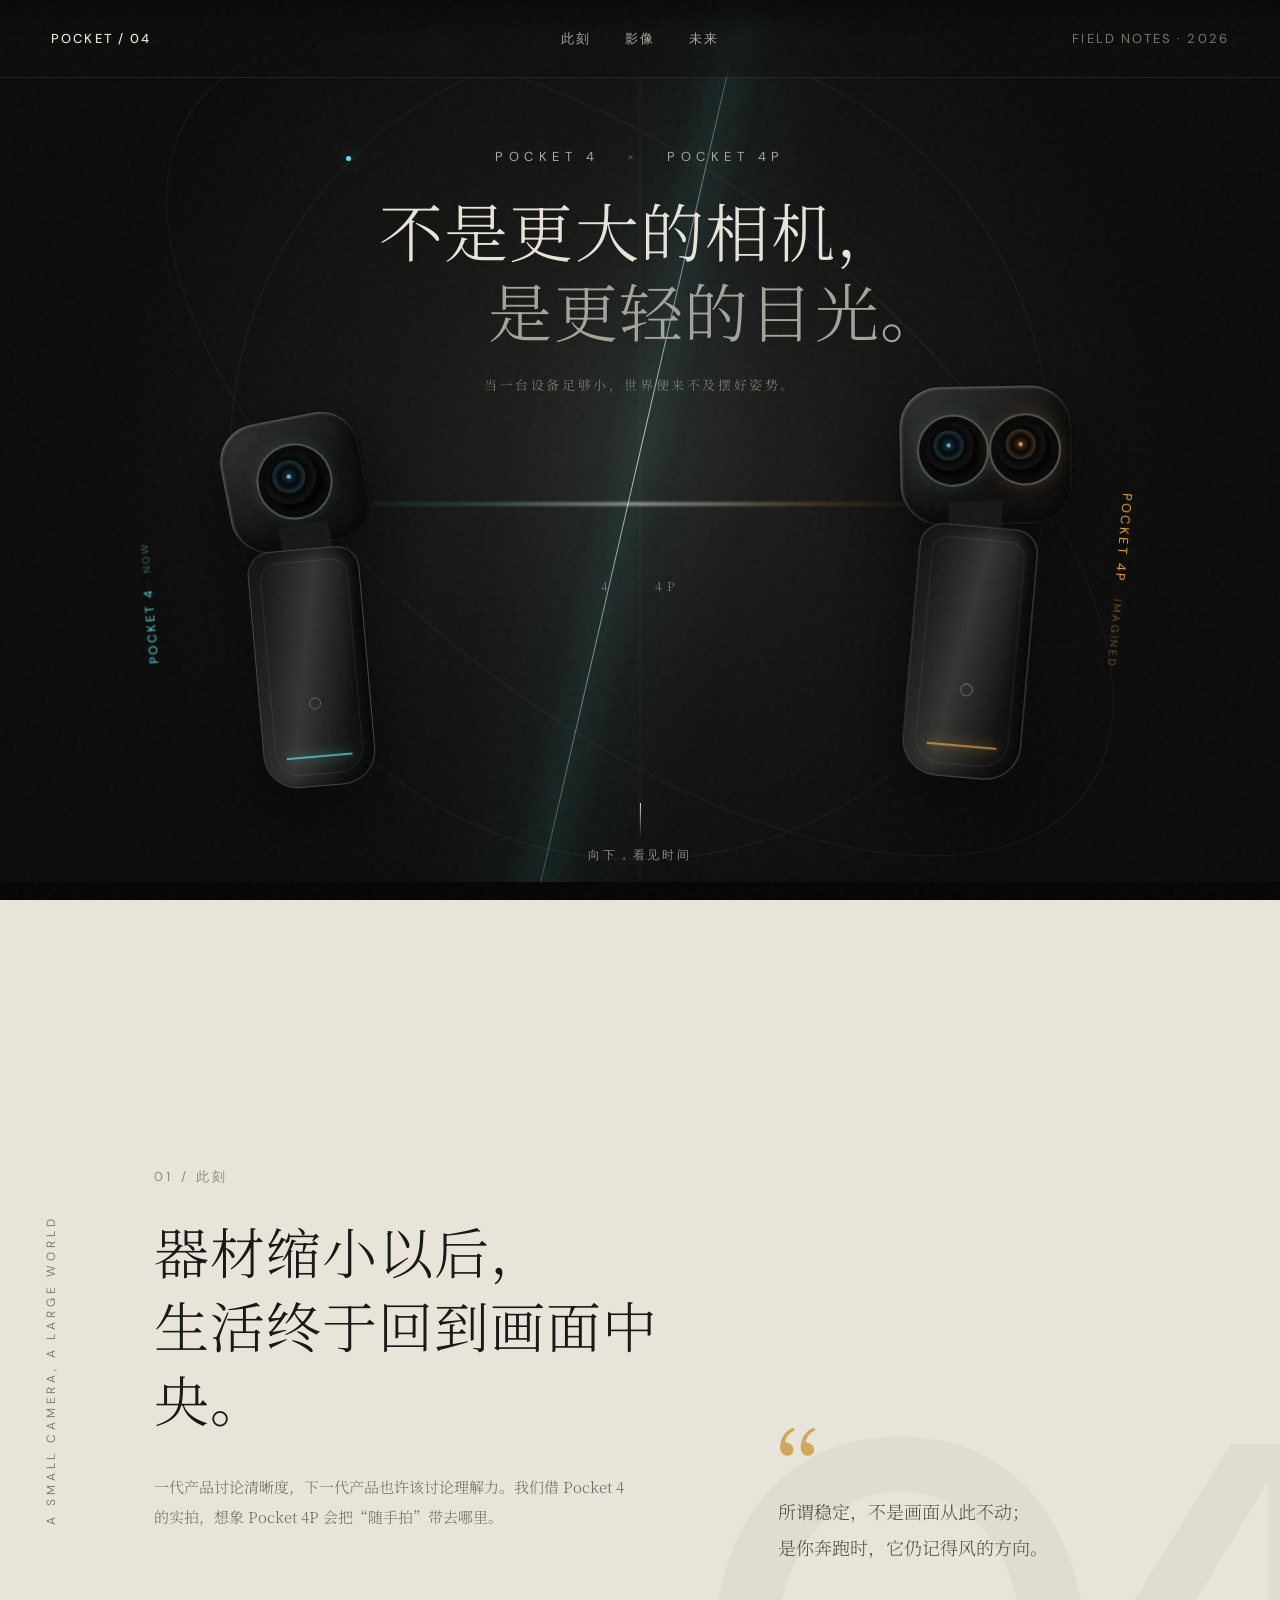
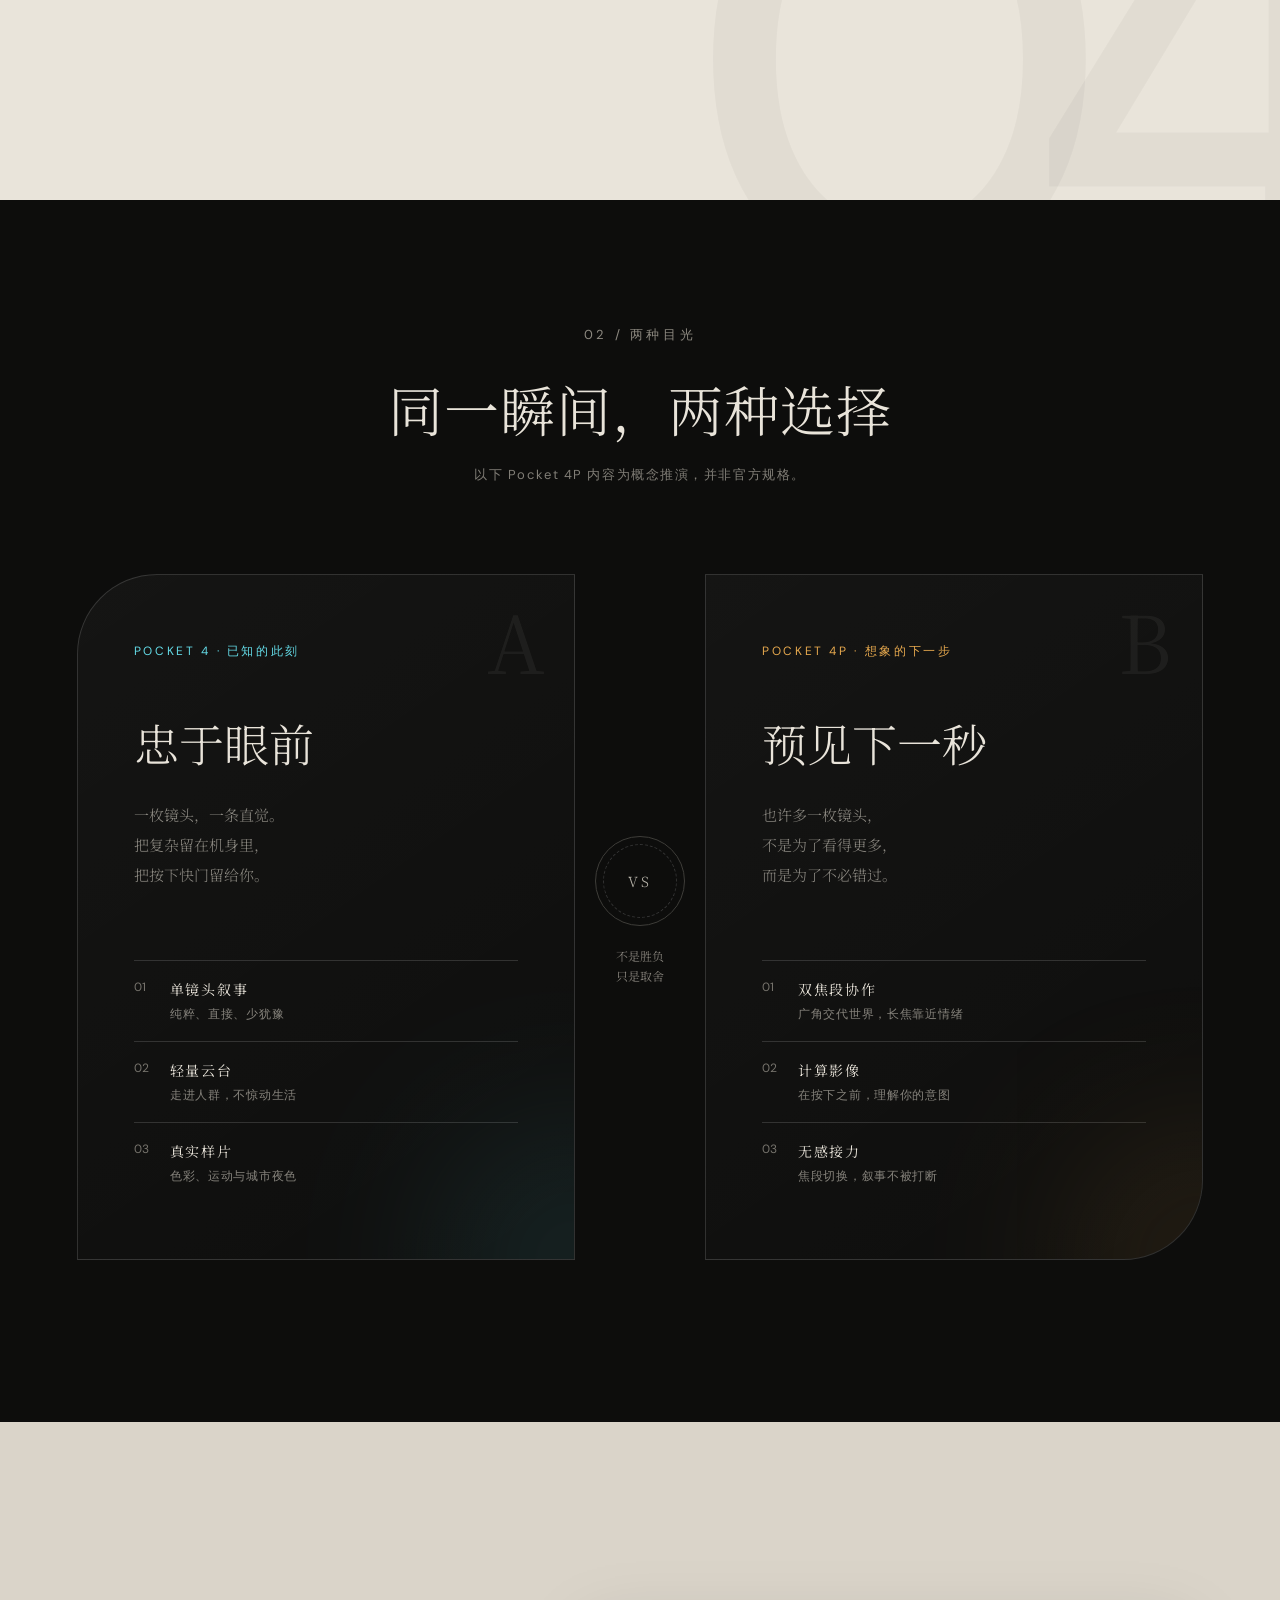
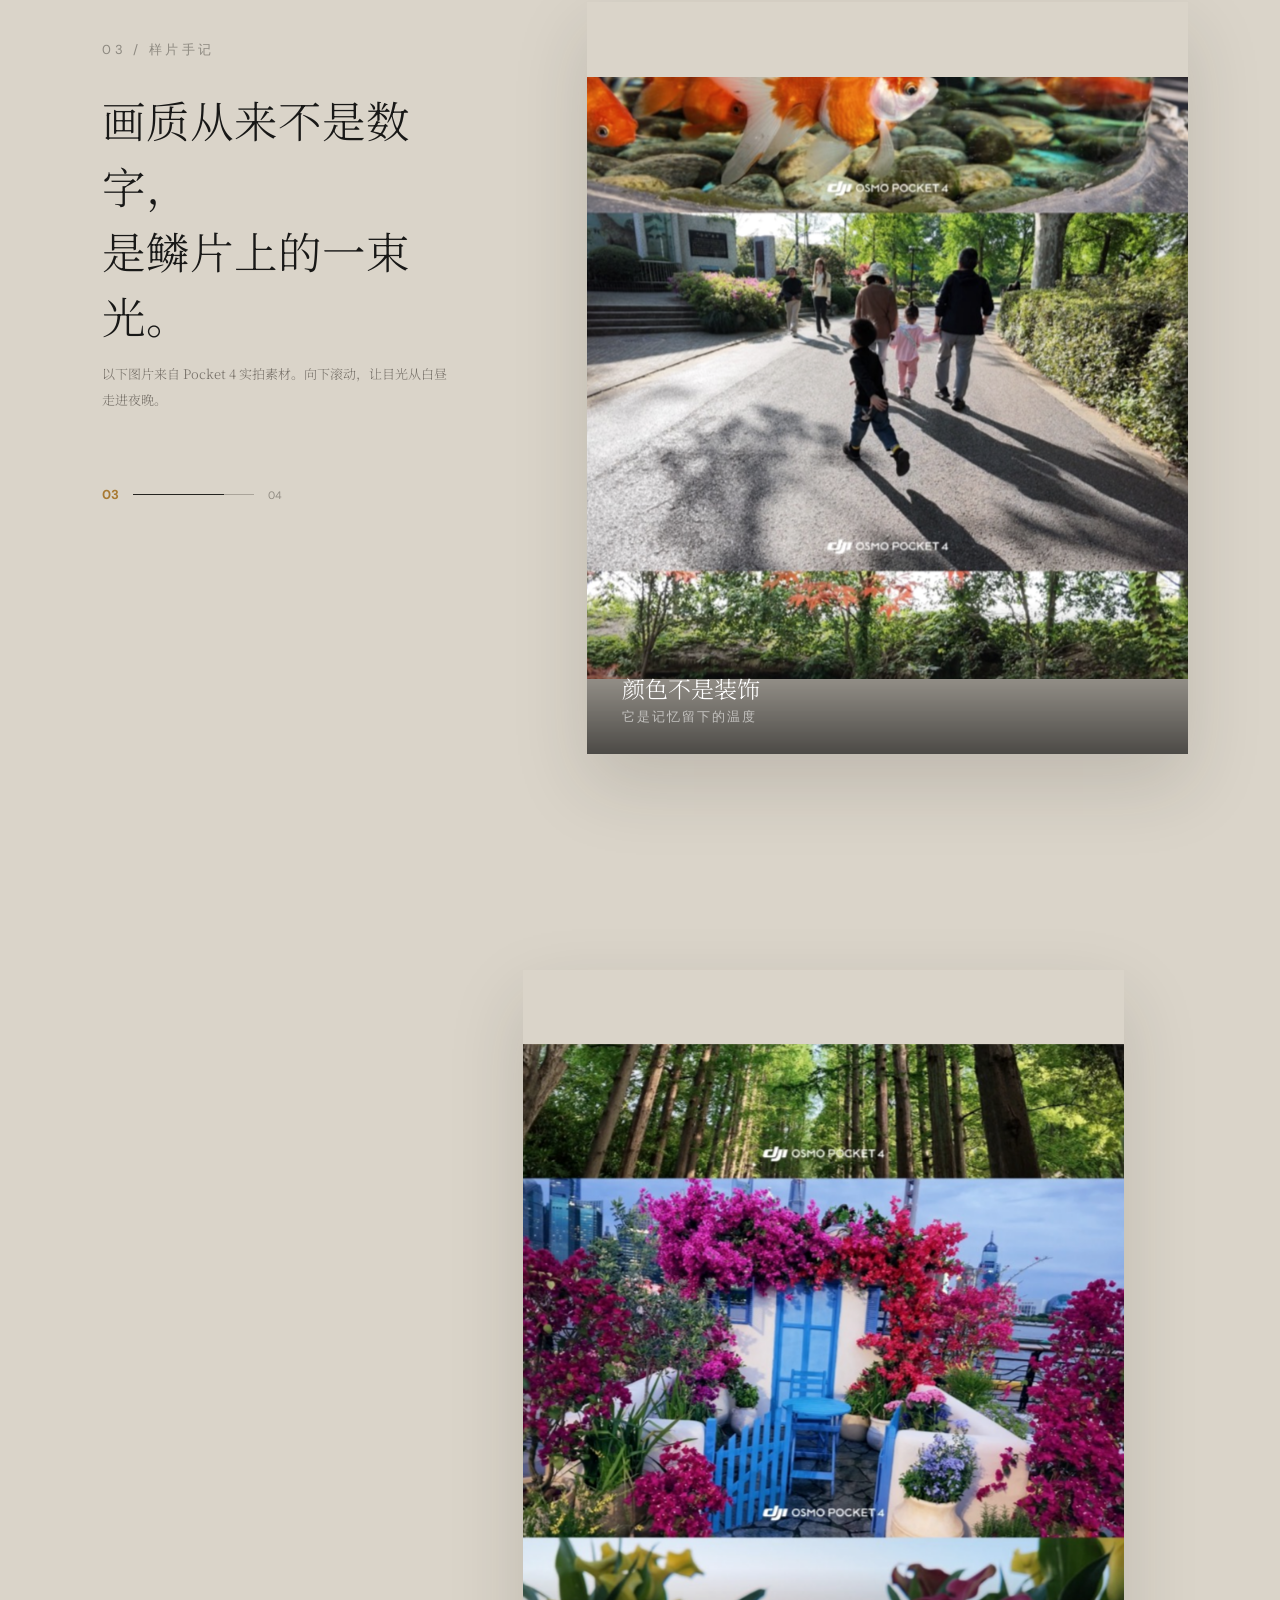
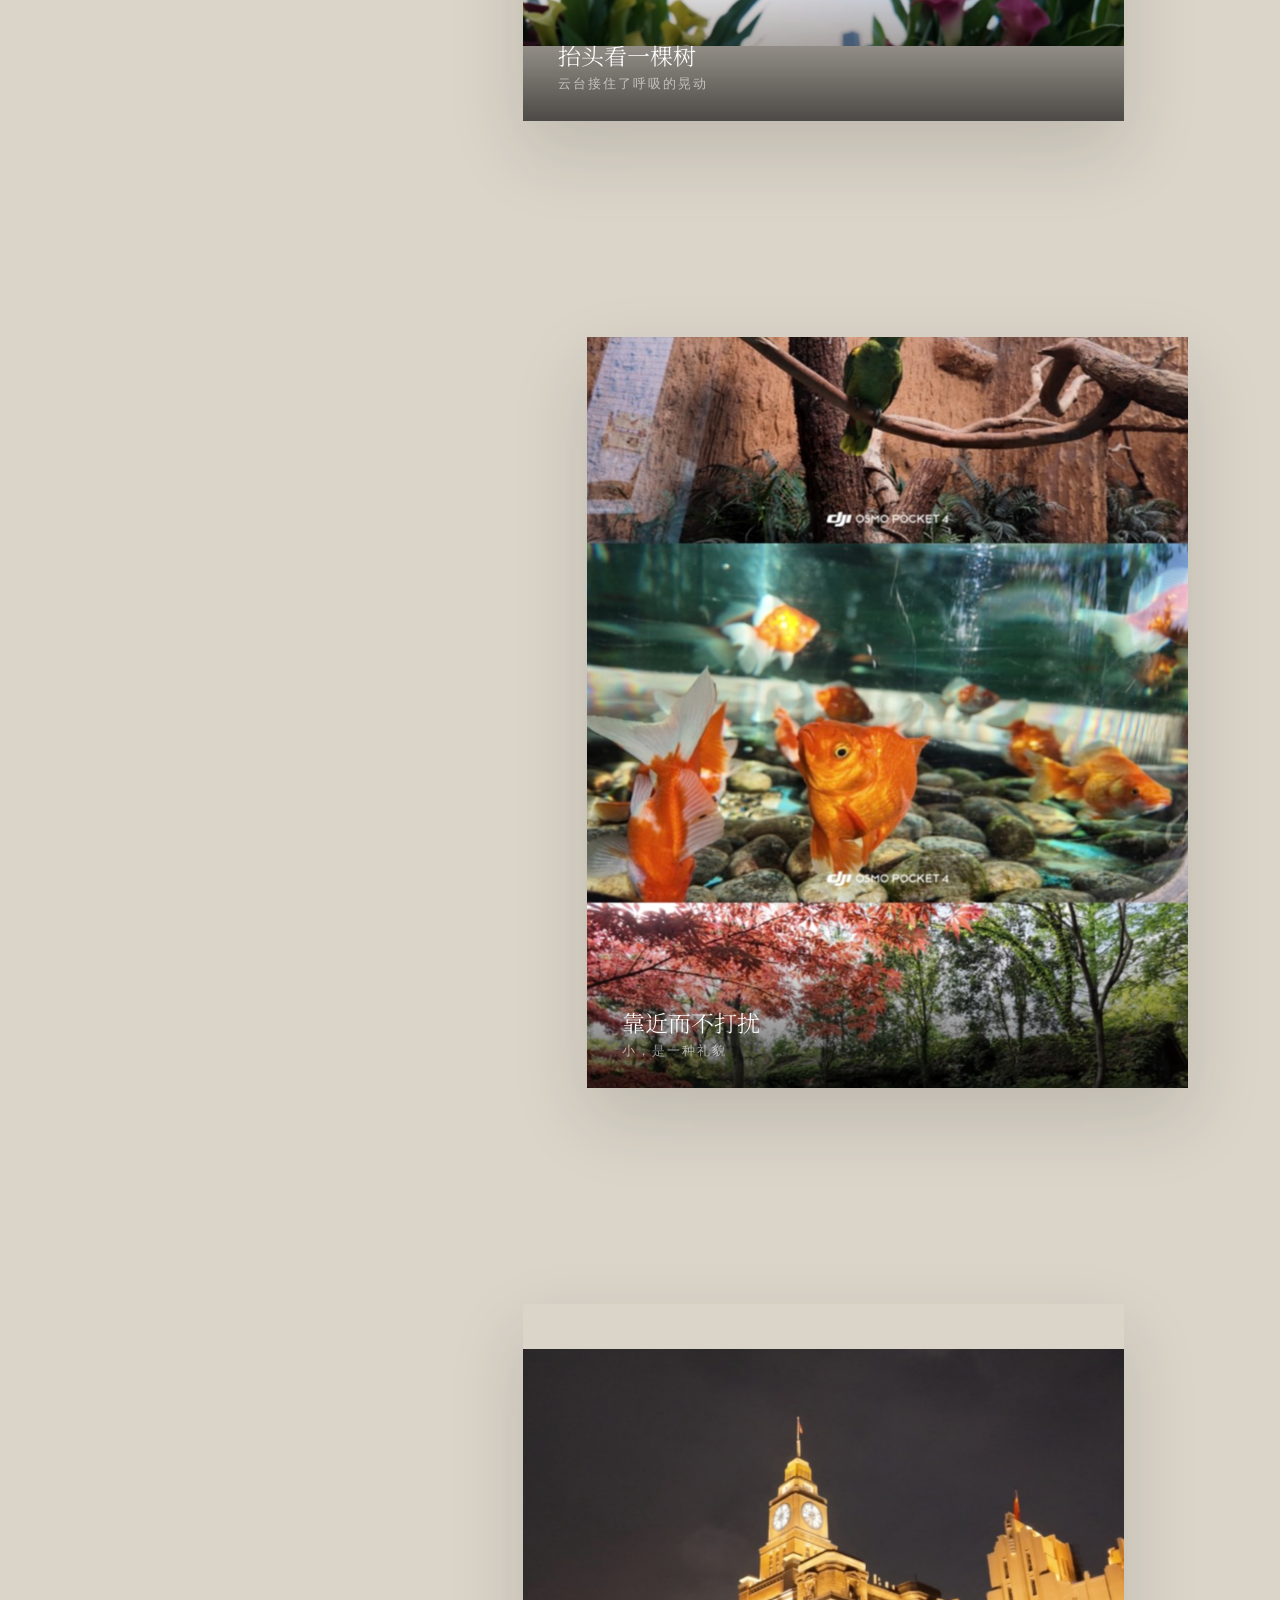
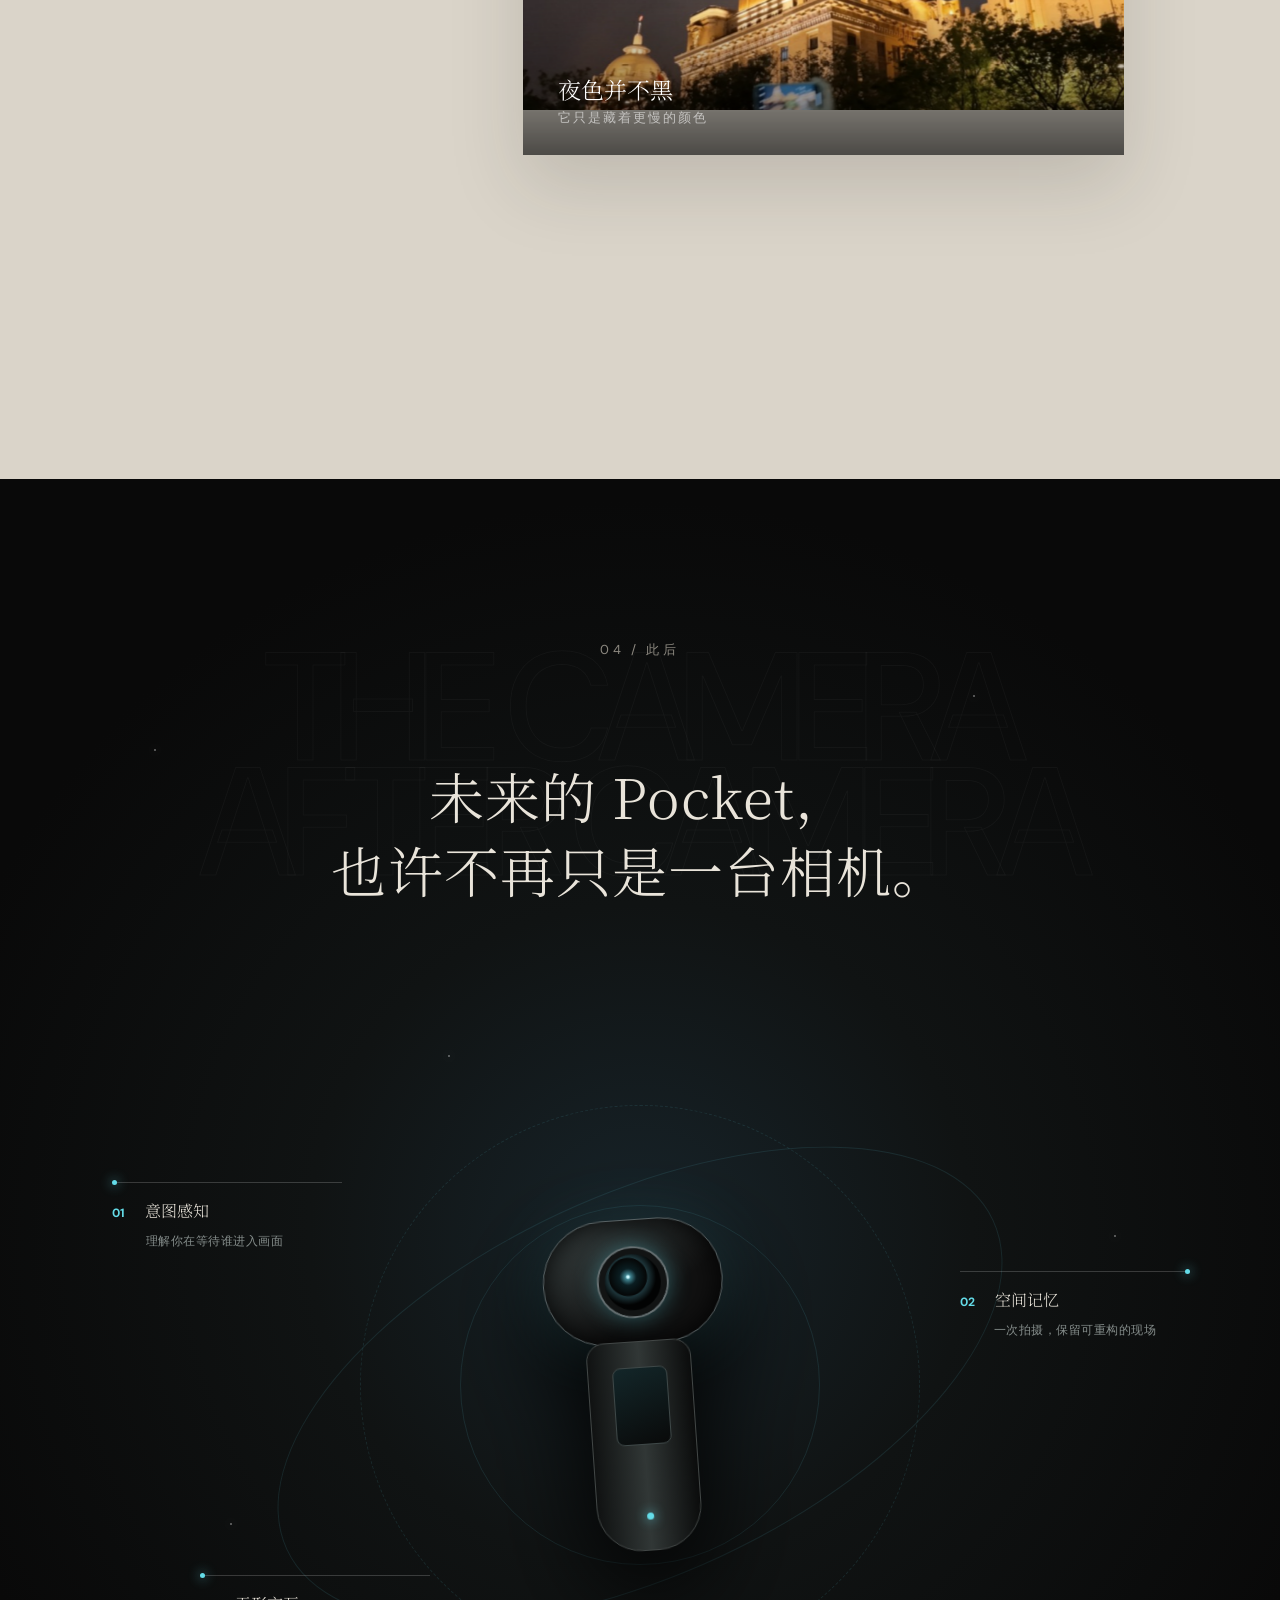
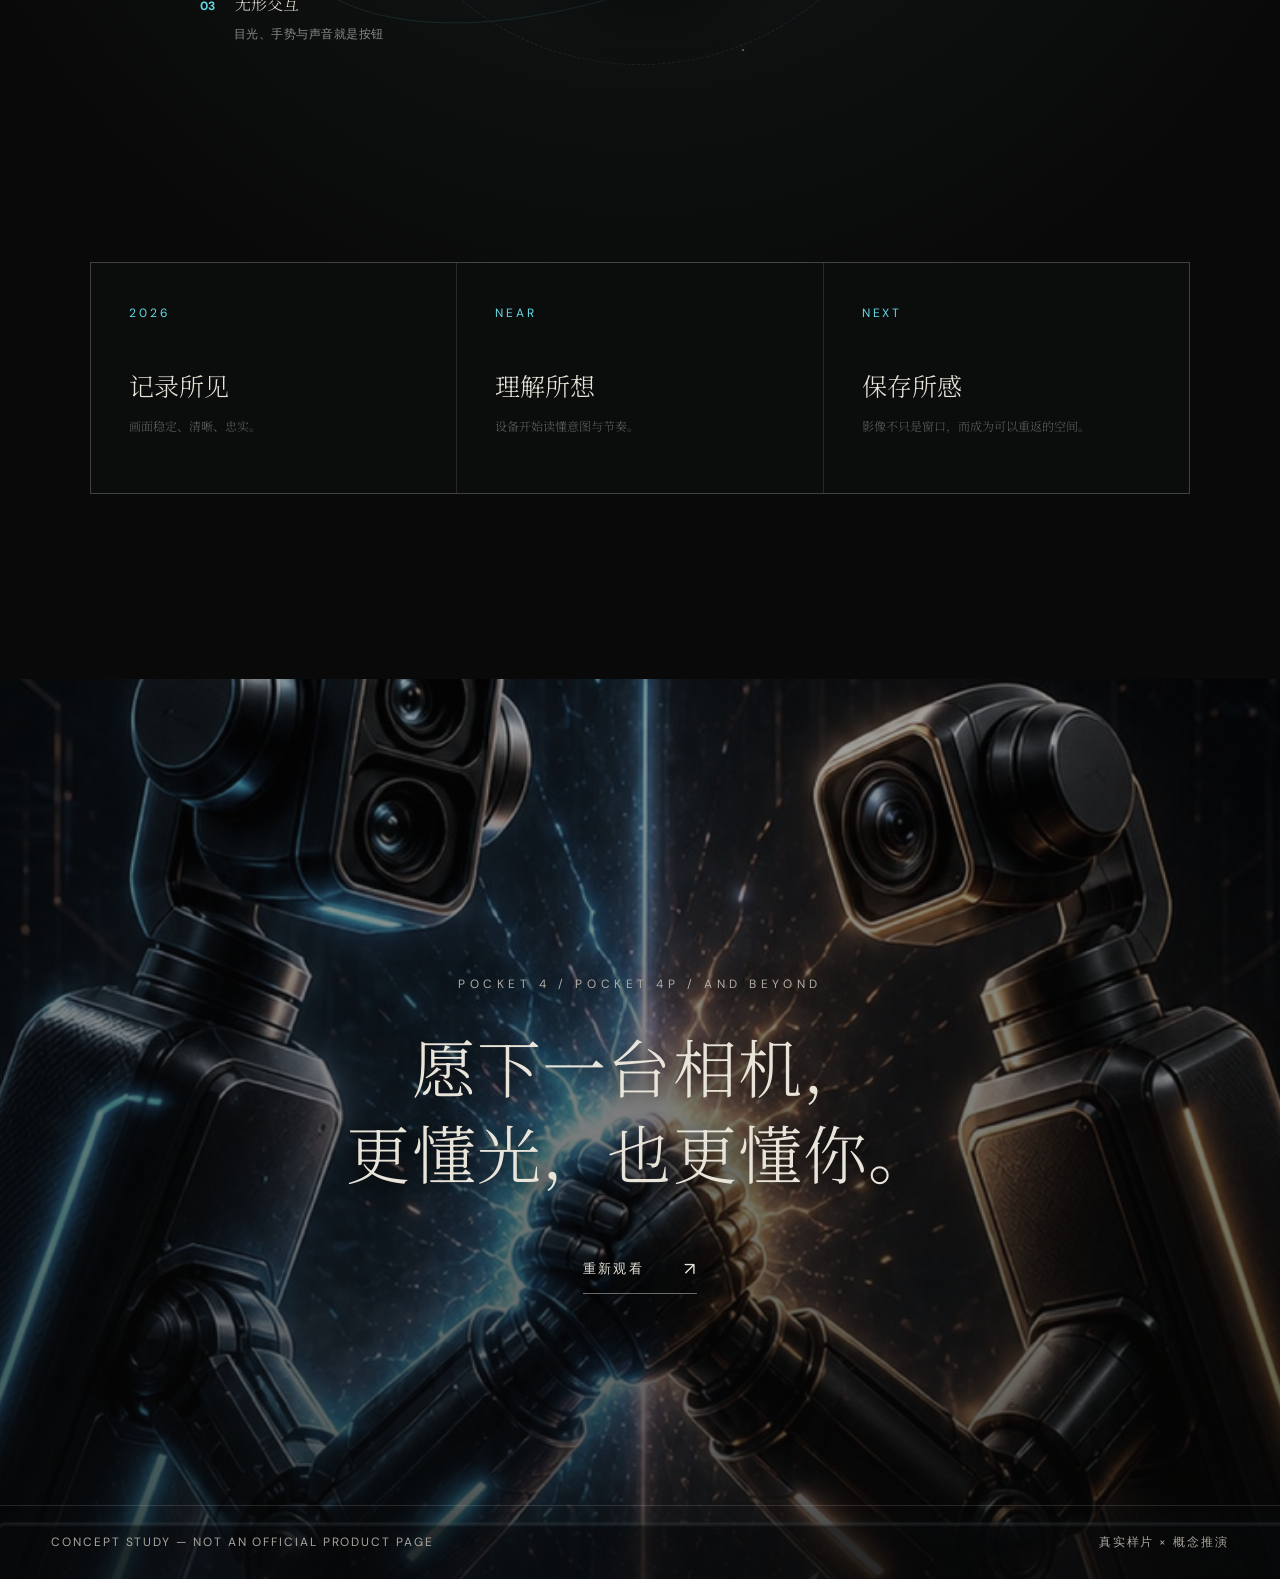
<file: index.html>
<!doctype html>
<html lang="zh-CN">
<head>
  <meta charset="UTF-8">
  <meta name="viewport" content="width=device-width, initial-scale=1.0">
  <meta name="theme-color" content="#0b0b0a">
  <title>Pocket 4 × Pocket 4P｜一场关于看见的想象</title>
  <link rel="stylesheet" href="./style.css">
</head>
<body>
  <div class="film-intro" aria-hidden="true">
    <div class="film-intro__mark">
      <span>POCKET / FIELD STUDY</span>
      <b>04</b>
      <i>LOOK CLOSER</i>
    </div>
    <div class="film-intro__shutter"></div>
  </div>
  <div class="cinema-bar cinema-bar--top" aria-hidden="true"></div>
  <div class="cinema-bar cinema-bar--bottom" aria-hidden="true"></div>
  <div class="grain" aria-hidden="true"></div>
  <div class="cursor-glow" aria-hidden="true"></div>
  <div class="progress" aria-hidden="true"><span></span></div>

  <header class="topbar">
    <a class="brand" href="#top" aria-label="返回顶部">POCKET / 04</a>
    <nav>
      <a href="#compare">此刻</a>
      <a href="#images">影像</a>
      <a href="#future">未来</a>
    </nav>
    <span class="edition">FIELD NOTES · 2026</span>
  </header>

  <main id="top">
    <section class="hero">
      <div class="hero-beam" aria-hidden="true"></div>
      <div class="hero-flare" aria-hidden="true"></div>
      <div class="hero-orbit orbit-a"></div>
      <div class="hero-orbit orbit-b"></div>
      <div class="hero-copy">
        <p class="eyebrow reveal">POCKET 4 <i>×</i> POCKET 4P</p>
        <h1 class="reveal">
          <span>不是更大的相机，</span>
          <em>是更轻的目光。</em>
        </h1>
        <p class="hero-intro reveal">当一台设备足够小，世界便来不及摆好姿势。</p>
      </div>

      <div class="device-stage" aria-label="Pocket 4 与 Pocket 4P 概念设备">
        <div class="device device-4" data-depth="-0.7">
          <span class="device-label">POCKET 4 <small>NOW</small></span>
          <div class="gimbal">
            <i class="lens"></i>
          </div>
          <div class="body"><i></i><b></b></div>
        </div>
        <div class="versus">4 <i>/</i> 4P</div>
        <div class="device device-4p" data-depth="0.9">
          <span class="device-label">POCKET 4P <small>IMAGINED</small></span>
          <div class="gimbal dual">
            <i class="lens"></i><i class="lens second"></i>
          </div>
          <div class="body"><i></i><b></b></div>
        </div>
      </div>

      <div class="scroll-cue"><span></span>向下，看见时间</div>
    </section>

    <section class="manifesto">
      <p class="vertical-note">A SMALL CAMERA, A LARGE WORLD</p>
      <div class="manifesto-copy reveal">
        <span class="chapter">01 / 此刻</span>
        <h2>器材缩小以后，<br>生活终于回到画面中央。</h2>
        <p>一代产品讨论清晰度，下一代产品也许该讨论理解力。我们借 Pocket 4 的实拍，想象 Pocket 4P 会把“随手拍”带去哪里。</p>
      </div>
      <div class="quote reveal">
        <b>“</b>
        <p>所谓稳定，不是画面从此不动；<br>是你奔跑时，它仍记得风的方向。</p>
      </div>
    </section>

    <section class="compare" id="compare">
      <div class="section-head reveal">
        <span class="chapter">02 / 两种目光</span>
        <h2>同一瞬间，两种选择</h2>
        <p>以下 Pocket 4P 内容为概念推演，并非官方规格。</p>
      </div>

      <div class="compare-rail">
        <article class="spec-card cyan reveal">
          <span class="card-index">A</span>
          <p class="kicker">POCKET 4 · 已知的此刻</p>
          <h3>忠于眼前</h3>
          <p class="card-poem">一枚镜头，一条直觉。<br>把复杂留在机身里，<br>把按下快门留给你。</p>
          <ul>
            <li><span>01</span><b>单镜头叙事</b><small>纯粹、直接、少犹豫</small></li>
            <li><span>02</span><b>轻量云台</b><small>走进人群，不惊动生活</small></li>
            <li><span>03</span><b>真实样片</b><small>色彩、运动与城市夜色</small></li>
          </ul>
          <div class="card-glow"></div>
        </article>

        <div class="dial reveal" aria-hidden="true">
          <div class="dial-ring"><span>VS</span></div>
          <p>不是胜负<br>只是取舍</p>
        </div>

        <article class="spec-card amber reveal">
          <span class="card-index">B</span>
          <p class="kicker">POCKET 4P · 想象的下一步</p>
          <h3>预见下一秒</h3>
          <p class="card-poem">也许多一枚镜头，<br>不是为了看得更多，<br>而是为了不必错过。</p>
          <ul>
            <li><span>01</span><b>双焦段协作</b><small>广角交代世界，长焦靠近情绪</small></li>
            <li><span>02</span><b>计算影像</b><small>在按下之前，理解你的意图</small></li>
            <li><span>03</span><b>无感接力</b><small>焦段切换，叙事不被打断</small></li>
          </ul>
          <div class="card-glow"></div>
        </article>
      </div>
    </section>

    <section class="image-story" id="images">
      <div class="sticky-copy">
        <span class="chapter">03 / 样片手记</span>
        <h2>画质从来不是数字，<br>是鳞片上的一束光。</h2>
        <p>以下图片来自 Pocket 4 实拍素材。向下滚动，让目光从白昼走进夜晚。</p>
        <div class="story-counter"><b>01</b><span></span><small>04</small></div>
      </div>
      <div class="photo-stack">
        <figure class="photo-card" data-index="01">
          <div class="photo-frame"><img src="./public/assets/dji_export_photo_20260514223009451.jpg" alt="Pocket 4 实拍金鱼与林间场景" loading="lazy" decoding="async"></div>
          <figcaption><span>颜色不是装饰</span><small>它是记忆留下的温度</small></figcaption>
        </figure>
        <figure class="photo-card" data-index="02">
          <div class="photo-frame"><img src="./public/assets/dji_export_photo_20260514223326597.jpg" alt="Pocket 4 实拍树林与花园场景" loading="lazy" decoding="async"></div>
          <figcaption><span>抬头看一棵树</span><small>云台接住了呼吸的晃动</small></figcaption>
        </figure>
        <figure class="photo-card" data-index="03">
          <div class="photo-frame"><img src="./public/assets/IMG_20260514_221131.jpg" alt="Pocket 4 实拍动物园场景" loading="lazy" decoding="async"></div>
          <figcaption><span>靠近而不打扰</span><small>小，是一种礼貌</small></figcaption>
        </figure>
        <figure class="photo-card landscape" data-index="04">
          <div class="photo-frame"><img src="./public/assets/lv_0_20260514215409.jpg" alt="Pocket 4 实拍城市夜景" loading="lazy" decoding="async"></div>
          <figcaption><span>夜色并不黑</span><small>它只是藏着更慢的颜色</small></figcaption>
        </figure>
      </div>
    </section>

    <section class="future" id="future">
      <div class="future-sky" aria-hidden="true">
        <i></i><i></i><i></i><i></i><i></i><i></i>
      </div>
      <div class="future-intro reveal">
        <span class="chapter">04 / 此后</span>
        <p class="super">THE CAMERA<br>AFTER CAMERA</p>
        <h2>未来的 Pocket，<br>也许不再只是一台相机。</h2>
      </div>

      <div class="future-device reveal">
        <div class="halo h1"></div><div class="halo h2"></div><div class="halo h3"></div>
        <div class="concept-cam">
          <div class="concept-eye"><i></i></div>
          <div class="concept-body"><span></span><b></b></div>
        </div>
        <div class="callout c1"><b>01</b><span>意图感知</span><small>理解你在等待谁进入画面</small></div>
        <div class="callout c2"><b>02</b><span>空间记忆</span><small>一次拍摄，保留可重构的现场</small></div>
        <div class="callout c3"><b>03</b><span>无形交互</span><small>目光、手势与声音就是按钮</small></div>
      </div>

      <div class="future-lines">
        <article class="reveal"><span>2026</span><h3>记录所见</h3><p>画面稳定、清晰、忠实。</p></article>
        <article class="reveal"><span>NEAR</span><h3>理解所想</h3><p>设备开始读懂意图与节奏。</p></article>
        <article class="reveal"><span>NEXT</span><h3>保存所感</h3><p>影像不只是窗口，而成为可以重返的空间。</p></article>
      </div>
    </section>

    <section class="closing">
      <div class="closing-image" data-depth="0.2"></div>
      <div class="closing-copy reveal">
        <p>POCKET 4 / POCKET 4P / AND BEYOND</p>
        <h2>愿下一台相机，<br>更懂光，也更懂你。</h2>
        <a href="#top">重新观看 <span>↗</span></a>
      </div>
      <footer>
        <span>CONCEPT STUDY — NOT AN OFFICIAL PRODUCT PAGE</span>
        <span>真实样片 × 概念推演</span>
      </footer>
    </section>
  </main>

  <script src="./script.js"></script>
</body>
</html>
</file>
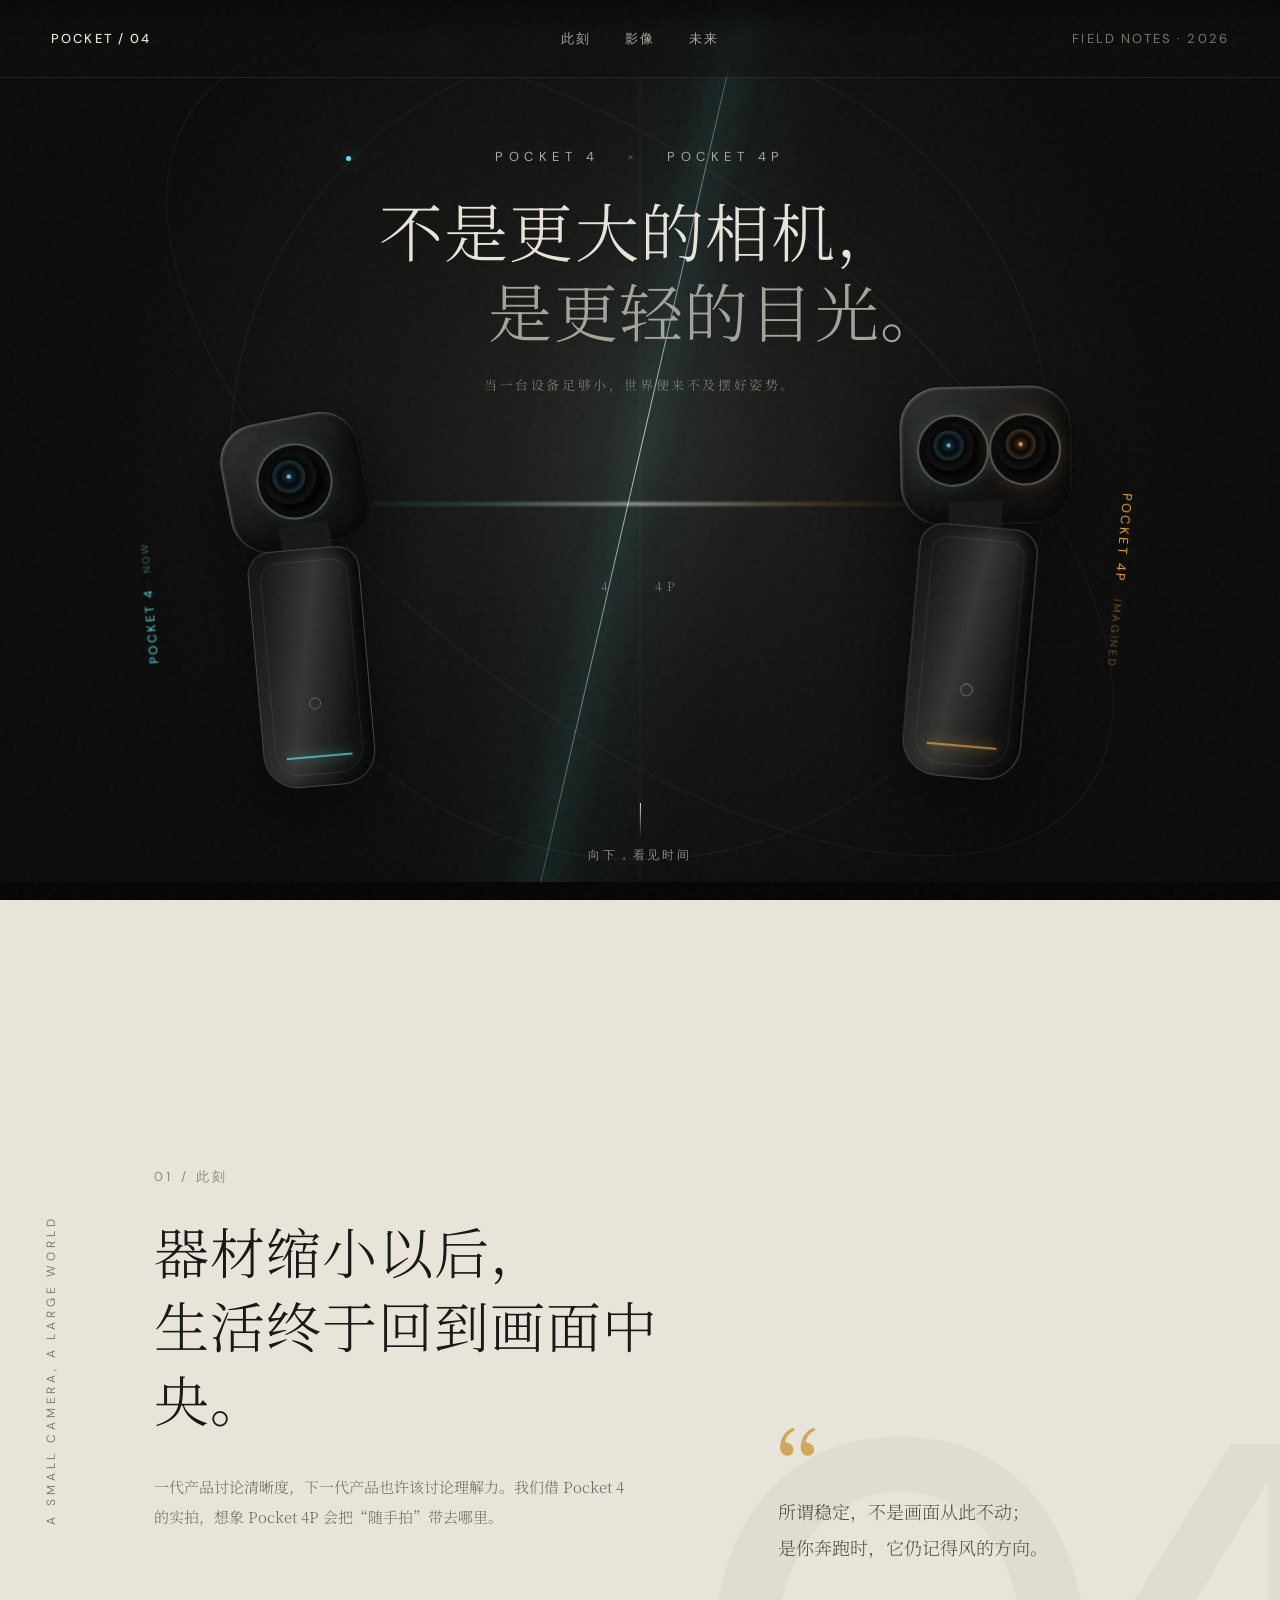
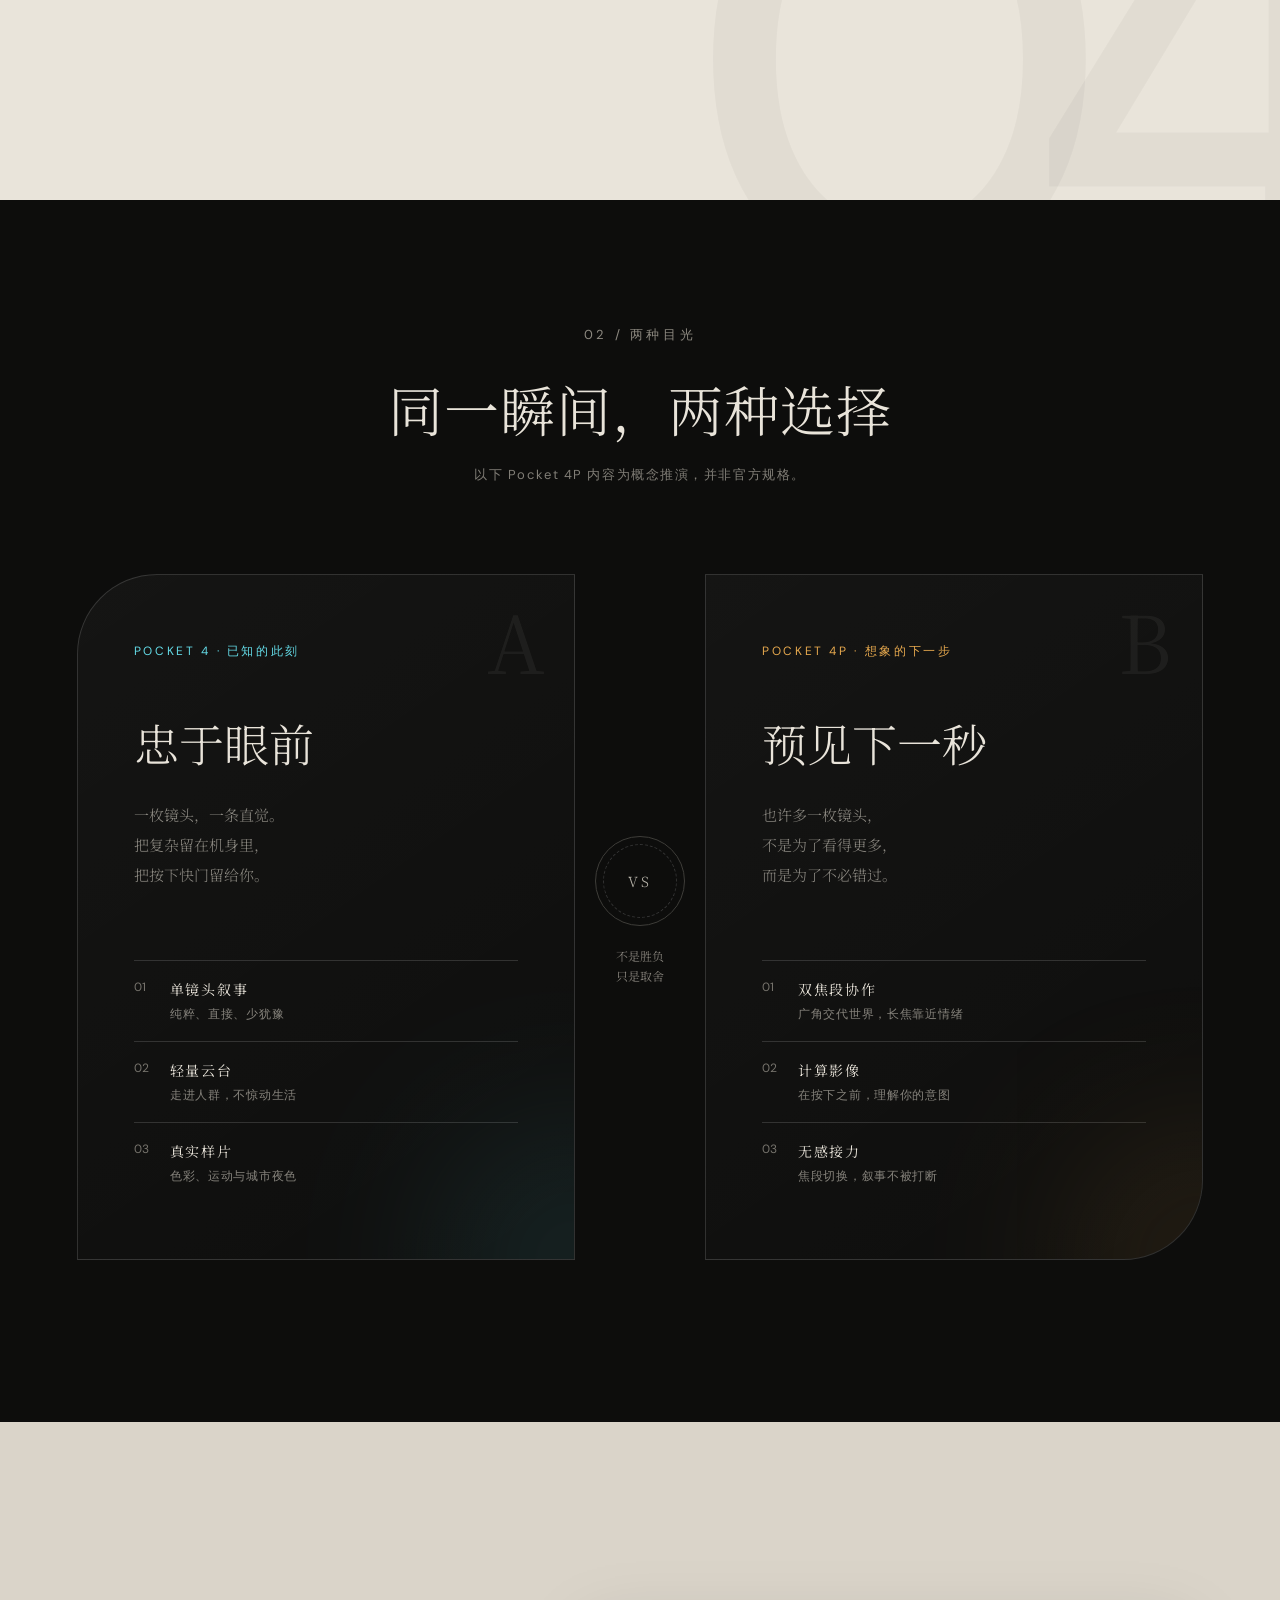
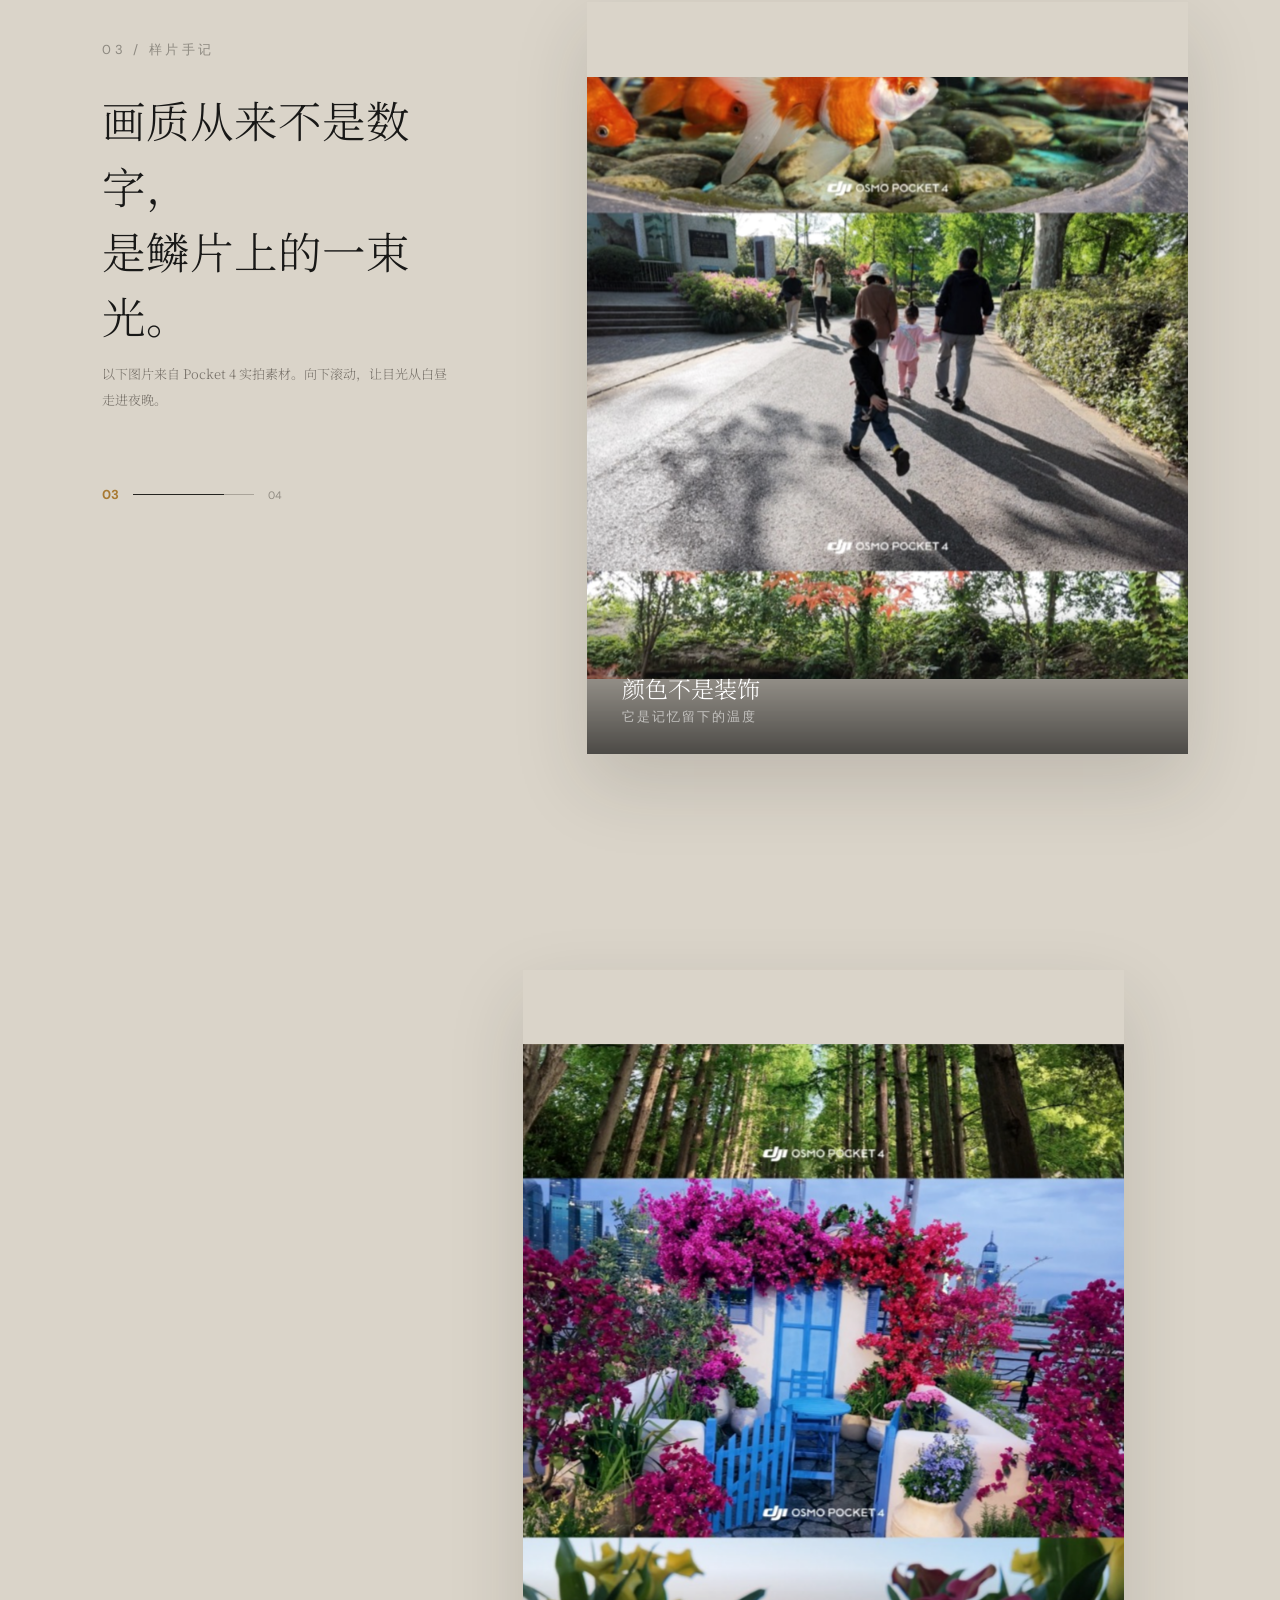
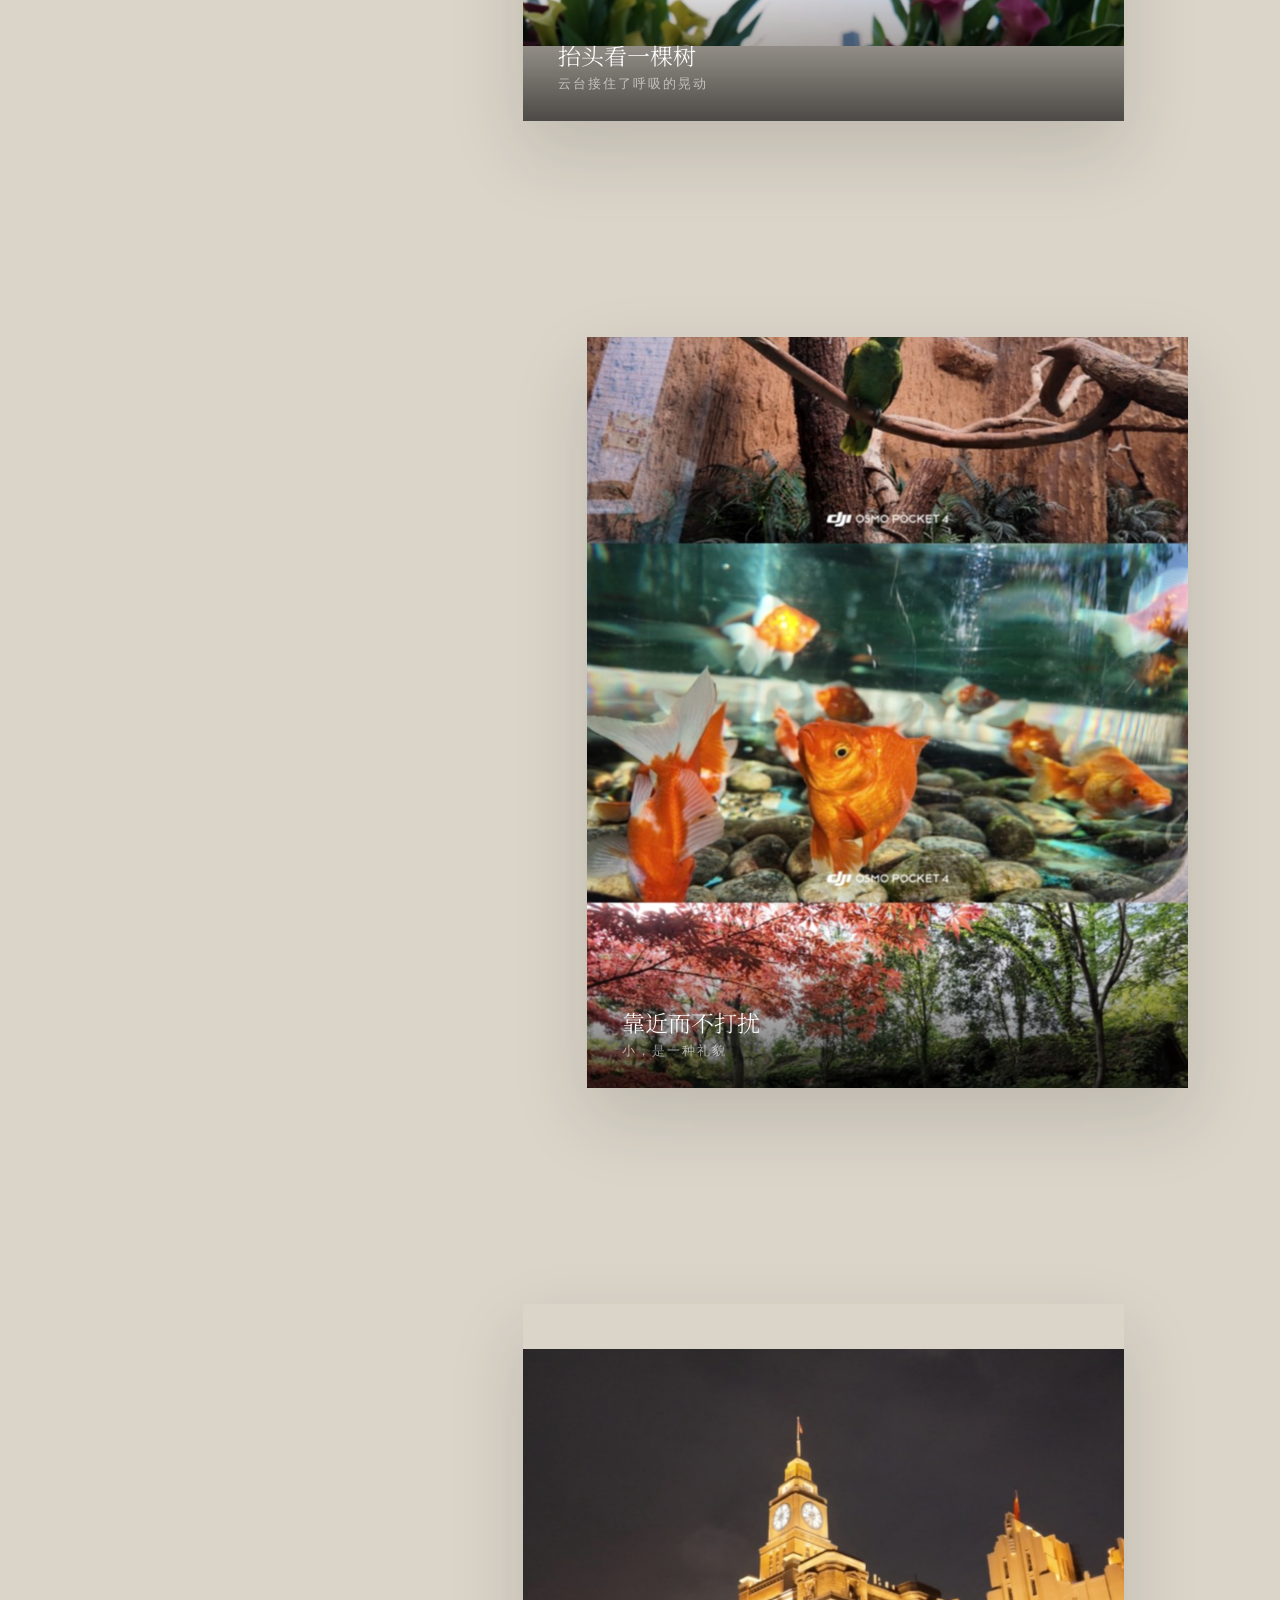
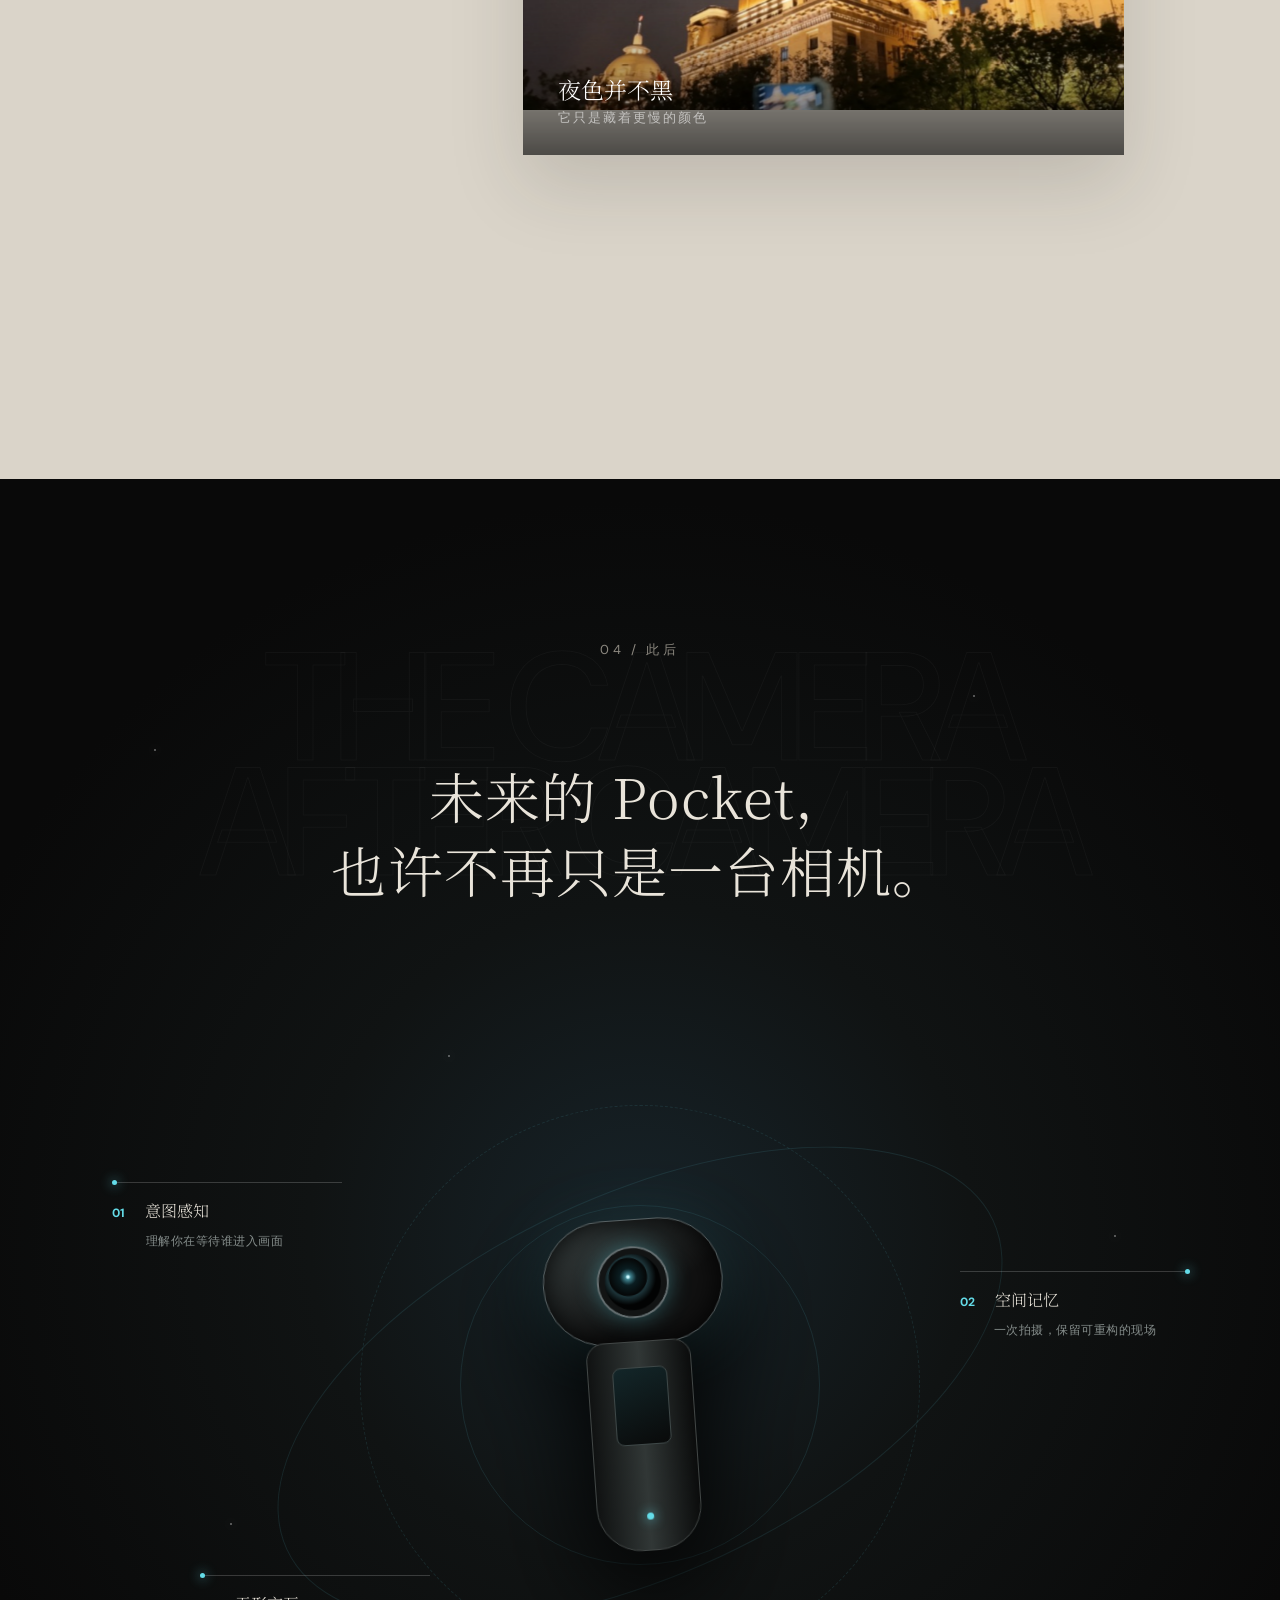
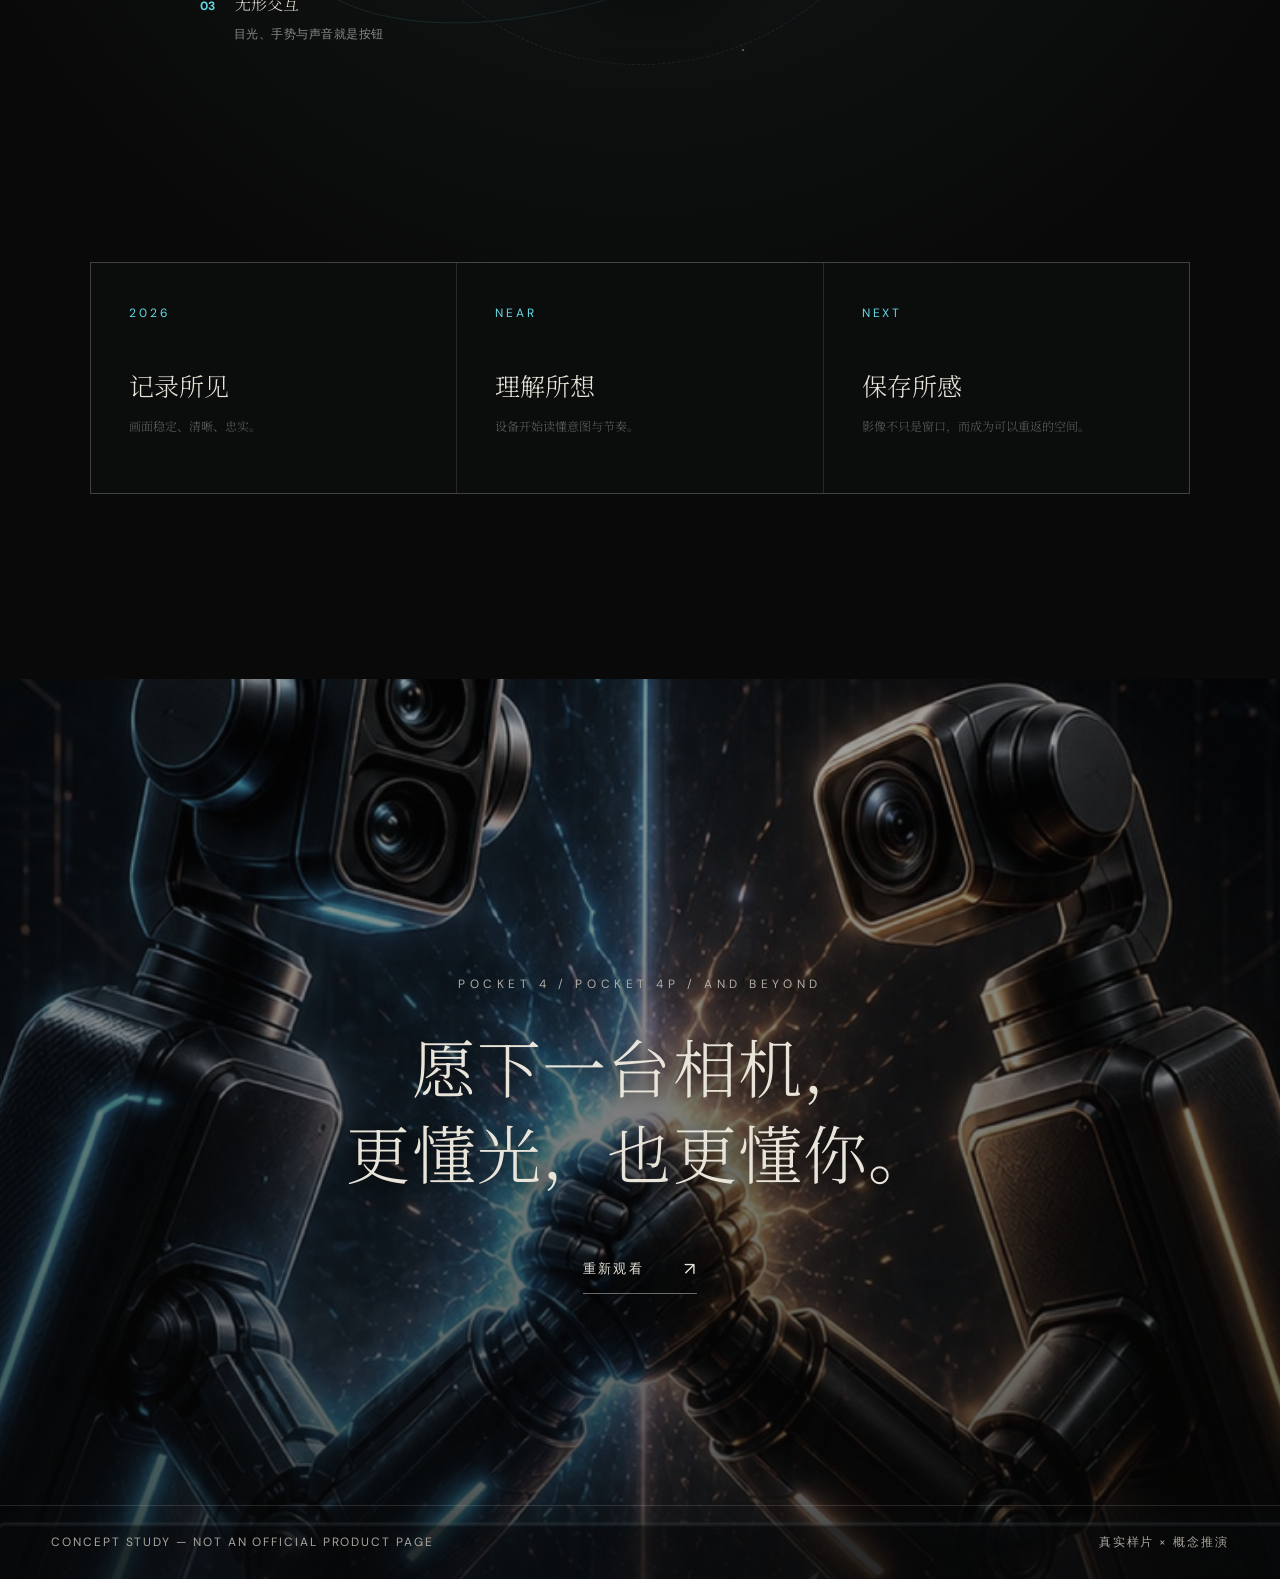
<file: public/experience.html>
<!doctype html>
<html lang="zh-CN">
<head>
  <meta charset="UTF-8">
  <meta name="viewport" content="width=device-width, initial-scale=1.0">
  <meta name="theme-color" content="#0b0b0a">
  <title>Pocket 4 × Pocket 4P｜一场关于看见的想象</title>
  <link rel="stylesheet" href="./style.css">
</head>
<body>
  <div class="film-intro" aria-hidden="true">
    <div class="film-intro__mark">
      <span>POCKET / FIELD STUDY</span>
      <b>04</b>
      <i>LOOK CLOSER</i>
    </div>
    <div class="film-intro__shutter"></div>
  </div>
  <div class="cinema-bar cinema-bar--top" aria-hidden="true"></div>
  <div class="cinema-bar cinema-bar--bottom" aria-hidden="true"></div>
  <div class="grain" aria-hidden="true"></div>
  <div class="cursor-glow" aria-hidden="true"></div>
  <div class="progress" aria-hidden="true"><span></span></div>

  <header class="topbar">
    <a class="brand" href="#top" aria-label="返回顶部">POCKET / 04</a>
    <nav>
      <a href="#compare">此刻</a>
      <a href="#images">影像</a>
      <a href="#future">未来</a>
    </nav>
    <span class="edition">FIELD NOTES · 2026</span>
  </header>

  <main id="top">
    <section class="hero">
      <div class="hero-beam" aria-hidden="true"></div>
      <div class="hero-flare" aria-hidden="true"></div>
      <div class="hero-orbit orbit-a"></div>
      <div class="hero-orbit orbit-b"></div>
      <div class="hero-copy">
        <p class="eyebrow reveal">POCKET 4 <i>×</i> POCKET 4P</p>
        <h1 class="reveal">
          <span>不是更大的相机，</span>
          <em>是更轻的目光。</em>
        </h1>
        <p class="hero-intro reveal">当一台设备足够小，世界便来不及摆好姿势。</p>
      </div>

      <div class="device-stage" aria-label="Pocket 4 与 Pocket 4P 概念设备">
        <div class="device device-4" data-depth="-0.7">
          <span class="device-label">POCKET 4 <small>NOW</small></span>
          <div class="gimbal">
            <i class="lens"></i>
          </div>
          <div class="body"><i></i><b></b></div>
        </div>
        <div class="versus">4 <i>/</i> 4P</div>
        <div class="device device-4p" data-depth="0.9">
          <span class="device-label">POCKET 4P <small>IMAGINED</small></span>
          <div class="gimbal dual">
            <i class="lens"></i><i class="lens second"></i>
          </div>
          <div class="body"><i></i><b></b></div>
        </div>
      </div>

      <div class="scroll-cue"><span></span>向下，看见时间</div>
    </section>

    <section class="manifesto">
      <p class="vertical-note">A SMALL CAMERA, A LARGE WORLD</p>
      <div class="manifesto-copy reveal">
        <span class="chapter">01 / 此刻</span>
        <h2>器材缩小以后，<br>生活终于回到画面中央。</h2>
        <p>一代产品讨论清晰度，下一代产品也许该讨论理解力。我们借 Pocket 4 的实拍，想象 Pocket 4P 会把“随手拍”带去哪里。</p>
      </div>
      <div class="quote reveal">
        <b>“</b>
        <p>所谓稳定，不是画面从此不动；<br>是你奔跑时，它仍记得风的方向。</p>
      </div>
    </section>

    <section class="compare" id="compare">
      <div class="section-head reveal">
        <span class="chapter">02 / 两种目光</span>
        <h2>同一瞬间，两种选择</h2>
        <p>以下 Pocket 4P 内容为概念推演，并非官方规格。</p>
      </div>

      <div class="compare-rail">
        <article class="spec-card cyan reveal">
          <span class="card-index">A</span>
          <p class="kicker">POCKET 4 · 已知的此刻</p>
          <h3>忠于眼前</h3>
          <p class="card-poem">一枚镜头，一条直觉。<br>把复杂留在机身里，<br>把按下快门留给你。</p>
          <ul>
            <li><span>01</span><b>单镜头叙事</b><small>纯粹、直接、少犹豫</small></li>
            <li><span>02</span><b>轻量云台</b><small>走进人群，不惊动生活</small></li>
            <li><span>03</span><b>真实样片</b><small>色彩、运动与城市夜色</small></li>
          </ul>
          <div class="card-glow"></div>
        </article>

        <div class="dial reveal" aria-hidden="true">
          <div class="dial-ring"><span>VS</span></div>
          <p>不是胜负<br>只是取舍</p>
        </div>

        <article class="spec-card amber reveal">
          <span class="card-index">B</span>
          <p class="kicker">POCKET 4P · 想象的下一步</p>
          <h3>预见下一秒</h3>
          <p class="card-poem">也许多一枚镜头，<br>不是为了看得更多，<br>而是为了不必错过。</p>
          <ul>
            <li><span>01</span><b>双焦段协作</b><small>广角交代世界，长焦靠近情绪</small></li>
            <li><span>02</span><b>计算影像</b><small>在按下之前，理解你的意图</small></li>
            <li><span>03</span><b>无感接力</b><small>焦段切换，叙事不被打断</small></li>
          </ul>
          <div class="card-glow"></div>
        </article>
      </div>
    </section>

    <section class="image-story" id="images">
      <div class="sticky-copy">
        <span class="chapter">03 / 样片手记</span>
        <h2>画质从来不是数字，<br>是鳞片上的一束光。</h2>
        <p>以下图片来自 Pocket 4 实拍素材。向下滚动，让目光从白昼走进夜晚。</p>
        <div class="story-counter"><b>01</b><span></span><small>04</small></div>
      </div>
      <div class="photo-stack">
        <figure class="photo-card" data-index="01">
          <div class="photo-frame"><img src="./assets/dji_export_photo_20260514223009451.jpg" alt="Pocket 4 实拍金鱼与林间场景" loading="lazy" decoding="async"></div>
          <figcaption><span>颜色不是装饰</span><small>它是记忆留下的温度</small></figcaption>
        </figure>
        <figure class="photo-card" data-index="02">
          <div class="photo-frame"><img src="./assets/dji_export_photo_20260514223326597.jpg" alt="Pocket 4 实拍树林与花园场景" loading="lazy" decoding="async"></div>
          <figcaption><span>抬头看一棵树</span><small>云台接住了呼吸的晃动</small></figcaption>
        </figure>
        <figure class="photo-card" data-index="03">
          <div class="photo-frame"><img src="./assets/IMG_20260514_221131.jpg" alt="Pocket 4 实拍动物园场景" loading="lazy" decoding="async"></div>
          <figcaption><span>靠近而不打扰</span><small>小，是一种礼貌</small></figcaption>
        </figure>
        <figure class="photo-card landscape" data-index="04">
          <div class="photo-frame"><img src="./assets/lv_0_20260514215409.jpg" alt="Pocket 4 实拍城市夜景" loading="lazy" decoding="async"></div>
          <figcaption><span>夜色并不黑</span><small>它只是藏着更慢的颜色</small></figcaption>
        </figure>
      </div>
    </section>

    <section class="future" id="future">
      <div class="future-sky" aria-hidden="true">
        <i></i><i></i><i></i><i></i><i></i><i></i>
      </div>
      <div class="future-intro reveal">
        <span class="chapter">04 / 此后</span>
        <p class="super">THE CAMERA<br>AFTER CAMERA</p>
        <h2>未来的 Pocket，<br>也许不再只是一台相机。</h2>
      </div>

      <div class="future-device reveal">
        <div class="halo h1"></div><div class="halo h2"></div><div class="halo h3"></div>
        <div class="concept-cam">
          <div class="concept-eye"><i></i></div>
          <div class="concept-body"><span></span><b></b></div>
        </div>
        <div class="callout c1"><b>01</b><span>意图感知</span><small>理解你在等待谁进入画面</small></div>
        <div class="callout c2"><b>02</b><span>空间记忆</span><small>一次拍摄，保留可重构的现场</small></div>
        <div class="callout c3"><b>03</b><span>无形交互</span><small>目光、手势与声音就是按钮</small></div>
      </div>

      <div class="future-lines">
        <article class="reveal"><span>2026</span><h3>记录所见</h3><p>画面稳定、清晰、忠实。</p></article>
        <article class="reveal"><span>NEAR</span><h3>理解所想</h3><p>设备开始读懂意图与节奏。</p></article>
        <article class="reveal"><span>NEXT</span><h3>保存所感</h3><p>影像不只是窗口，而成为可以重返的空间。</p></article>
      </div>
    </section>

    <section class="closing">
      <div class="closing-image" data-depth="0.2"></div>
      <div class="closing-copy reveal">
        <p>POCKET 4 / POCKET 4P / AND BEYOND</p>
        <h2>愿下一台相机，<br>更懂光，也更懂你。</h2>
        <a href="#top">重新观看 <span>↗</span></a>
      </div>
      <footer>
        <span>CONCEPT STUDY — NOT AN OFFICIAL PRODUCT PAGE</span>
        <span>真实样片 × 概念推演</span>
      </footer>
    </section>
  </main>

  <script src="./script.js"></script>
</body>
</html>
</file>
<file: style.css>
@import url('https://fonts.googleapis.com/css2?family=DM+Sans:wght@300;400;500&family=Noto+Serif+SC:wght@300;400;600&display=swap');

:root {
  --ink: #10100f;
  --paper: #e9e4da;
  --muted: #9c998f;
  --line: rgba(255,255,255,.14);
  --cyan: #64dce8;
  --amber: #e7a94e;
  --serif: "Noto Serif SC", "Songti SC", serif;
  --sans: "DM Sans", "PingFang SC", sans-serif;
}

* { box-sizing: border-box; }
html { scroll-behavior: smooth; background: var(--ink); }
body { margin: 0; color: var(--paper); background: var(--ink); font-family: var(--sans); overflow-x: hidden; }
a { color: inherit; text-decoration: none; }
img { display: block; width: 100%; }

.film-intro {
  position:fixed; inset:0; z-index:120; display:grid; place-items:center; overflow:hidden;
  background:#050505; animation:intro-leave 1s cubic-bezier(.76,0,.24,1) 2.45s forwards;
}
.film-intro::before {
  content:""; position:absolute; inset:0; opacity:.16;
  background:repeating-linear-gradient(90deg,transparent 0 9.8vw,rgba(255,255,255,.15) 9.85vw 9.9vw);
  transform:perspective(500px) rotateX(70deg) scale(1.8); transform-origin:center bottom;
}
.film-intro__mark { position:relative; display:grid; place-items:center; text-align:center; animation:intro-mark 2.1s ease both; }
.film-intro__mark span,.film-intro__mark i { font-size:13px; letter-spacing:.48em; color:#88857e; font-style:normal; }
.film-intro__mark b {
  font:300 clamp(100px,18vw,260px)/.95 var(--serif); letter-spacing:-.08em; color:transparent;
  -webkit-text-stroke:1px rgba(233,228,218,.8); text-shadow:0 0 60px rgba(100,220,232,.13);
}
.film-intro__shutter {
  position:absolute; left:-20%; right:-20%; top:50%; height:1px; background:white;
  box-shadow:0 0 25px 8px rgba(255,255,255,.6),0 0 90px 25px rgba(100,220,232,.25);
  transform:scaleX(0); animation:shutter 1s cubic-bezier(.76,0,.24,1) 1.75s both;
}
@keyframes intro-mark { 0%{opacity:0;filter:blur(18px);transform:scale(.86)} 35%,75%{opacity:1;filter:blur(0);transform:scale(1)} 100%{opacity:0;filter:blur(8px);transform:scale(1.05)} }
@keyframes shutter { 0%{transform:scaleX(0)} 45%{transform:scaleX(1)} 60%{height:1px} 100%{height:120vh;transform:scaleX(1);opacity:0} }
@keyframes intro-leave { to{opacity:0;visibility:hidden;pointer-events:none} }
.cinema-bar { position:fixed; left:0; right:0; height:clamp(8px,1.4vw,22px); background:#050505; z-index:39; pointer-events:none; }
.cinema-bar--top { top:0; }
.cinema-bar--bottom { bottom:0; }

.grain {
  position: fixed; inset: 0; z-index: 50; pointer-events: none; opacity: .045;
  background-image: url("data:image/svg+xml,%3Csvg viewBox='0 0 200 200' xmlns='http://www.w3.org/2000/svg'%3E%3Cfilter id='n'%3E%3CfeTurbulence type='fractalNoise' baseFrequency='.85' numOctaves='4' stitchTiles='stitch'/%3E%3C/filter%3E%3Crect width='100%25' height='100%25' filter='url(%23n)' opacity='.8'/%3E%3C/svg%3E");
}
.cursor-glow {
  position: fixed; width: 36vw; height: 36vw; border-radius: 50%; pointer-events: none; z-index: 0;
  background: radial-gradient(circle, rgba(100,220,232,.06), transparent 65%); transform: translate(-50%,-50%);
  transition: opacity .3s; mix-blend-mode: screen;
}
.progress { position: fixed; left: 0; top: 0; width: 100%; height: 2px; z-index: 80; }
.progress span { display: block; height: 100%; width: 0; background: linear-gradient(90deg,var(--cyan),var(--amber)); }

.topbar {
  position: fixed; z-index: 40; top: 0; left: 0; right: 0; height: 78px; padding: 0 4vw;
  display: grid; grid-template-columns: 1fr auto 1fr; align-items: center;
  border-bottom: 1px solid rgba(255,255,255,.08); backdrop-filter: blur(14px); background: rgba(16,16,15,.42);
  font-size: 13px; letter-spacing: .16em;
}
.brand { font-weight: 500; }
.topbar nav { display: flex; gap: 34px; color: #aaa79f; }
.topbar nav a { transition: color .3s; }
.topbar nav a:hover { color: white; }
.edition { justify-self: end; color: #77756f; }

.hero { min-height: 100svh; position: relative; display: grid; place-items: center; overflow: hidden; isolation: isolate; }
.hero::before {
  content:""; position: absolute; inset: 0;
  background: radial-gradient(circle at 50% 48%, #242422 0, #151514 32%, #0b0b0a 68%);
}
.hero::after {
  content:""; position:absolute; inset:0; opacity:.18;
  background: linear-gradient(90deg,transparent 49.9%,rgba(255,255,255,.2) 50%,transparent 50.1%);
}
.hero-beam {
  position:absolute; z-index:2; left:50%; top:-25%; width:1px; height:150%;
  background:linear-gradient(transparent,rgba(255,255,255,.72),transparent);
  box-shadow:0 0 35px 10px rgba(100,220,232,.12),0 0 120px 45px rgba(100,220,232,.07);
  transform:rotate(13deg); animation:beam-scan 8s ease-in-out infinite;
}
.hero-flare {
  position:absolute; z-index:2; left:50%; top:56%; width:56vw; height:4px; transform:translate(-50%,-50%);
  background:linear-gradient(90deg,transparent,rgba(100,220,232,.35),white,rgba(231,169,78,.35),transparent);
  filter:blur(1px); opacity:.45; animation:flare-breathe 4s ease-in-out infinite;
}
@keyframes beam-scan { 0%,100%{transform:translateX(-25vw) rotate(13deg);opacity:.2} 50%{transform:translateX(25vw) rotate(13deg);opacity:.85} }
@keyframes flare-breathe { 50%{width:80vw;opacity:.75;filter:blur(2px)} }
.hero-orbit { position: absolute; border: 1px solid rgba(255,255,255,.06); border-radius: 50%; animation: spin 36s linear infinite; margin-top:var(--hero-drift,0); }
.hero-orbit::after { content:""; position:absolute; width:5px; height:5px; background:var(--cyan); border-radius:50%; top:14%; left:14%; box-shadow:0 0 20px var(--cyan); }
.orbit-a { width: 64vw; height: 64vw; }
.orbit-b { width: 88vw; height: 42vw; transform: rotate(38deg); animation-direction: reverse; animation-duration: 48s; }
.orbit-b::after { background: var(--amber); box-shadow:0 0 20px var(--amber); }
@keyframes spin { to { transform: rotate(360deg); } }

.hero-copy { position: absolute; z-index: 4; top: 15vh; left: 0; right: 0; text-align: center; pointer-events:none; }
.eyebrow { color:#aaa79f; font-size:13px; letter-spacing:.42em; }
.eyebrow i { margin:0 1.5em; color:#555; font-style:normal; }
.hero h1 { font-family:var(--serif); font-weight:300; font-size:clamp(40px,5vw,78px); line-height:1.25; margin:24px 0 0; letter-spacing:.02em; }
.hero h1 span,.hero h1 em { display:block; }
.hero h1 em { font-style:normal; color:#a6a39b; transform:translateX(1.2em); }
.hero-intro { margin-top:26px; color:#79776f; font-family:var(--serif); letter-spacing:.2em; font-size:13px; }

.device-stage { position:relative; z-index:3; width:min(900px,88vw); height:430px; margin-top:30vh; display:flex; justify-content:space-between; align-items:center; perspective:1200px; }
.device { width:230px; height:390px; position:relative; filter:drop-shadow(0 30px 40px rgba(0,0,0,.65)); transition:transform .18s ease-out; }
.device-label { position:absolute; top:45%; white-space:nowrap; font-size:12px; letter-spacing:.2em; color:var(--cyan); transform:rotate(-90deg); left:-102px; }
.device-label small { opacity:.45; margin-left:10px; }
.device-4p .device-label { color:var(--amber); transform:rotate(90deg); right:-104px; left:auto; }
.gimbal { position:absolute; left:45px; top:12px; width:140px; height:130px; border-radius:38px; background:linear-gradient(145deg,#343432,#10100f 60%); box-shadow:inset 1px 1px 3px #777, inset -5px -8px 18px #050505,0 0 0 1px #020202; transform:rotate(-6deg); }
.gimbal::after { content:""; position:absolute; width:50px; height:70px; background:#171716; bottom:-48px; left:45px; border-radius:0 0 18px 18px; z-index:-1; }
.lens { position:absolute; width:72px; height:72px; top:28px; left:34px; border-radius:50%; background:radial-gradient(circle at 42% 40%,#81adbf 0 3%,#0e2534 6%,#030507 20%,#172c35 32%,#030303 36%,#111 55%,#020202 58%); border:7px solid #080808; box-shadow:0 0 0 2px #555,0 0 18px rgba(100,220,232,.18); }
.dual { width:162px; left:34px; }
.dual .lens { left:18px; width:64px; height:64px; }
.dual .second { left:86px; background:radial-gradient(circle at 42% 40%,#d3a669 0 3%,#40230d 6%,#030303 20%,#382a1a 32%,#030303 36%,#111 55%,#020202 58%); box-shadow:0 0 0 2px #555,0 0 18px rgba(231,169,78,.22); }
.body { position:absolute; top:144px; left:60px; width:112px; height:238px; border-radius:23px 23px 34px 34px; background:linear-gradient(100deg,#0c0c0b,#353533 45%,#111 80%); border:1px solid #444; box-shadow:inset 7px 0 12px rgba(255,255,255,.04), inset -7px 0 14px #050505; }
.body::after { content:""; position:absolute; inset:11px; border:1px solid rgba(255,255,255,.08); border-radius:16px 16px 25px 25px; }
.body i { position:absolute; width:12px; height:12px; border-radius:50%; bottom:76px; left:50%; transform:translateX(-50%); border:1px solid #666; }
.body b { position:absolute; bottom:28px; left:22px; right:22px; height:2px; background:var(--cyan); box-shadow:0 0 12px var(--cyan); opacity:.7; }
.device-4p .body b { background:var(--amber); box-shadow:0 0 12px var(--amber); }
.device-4 { transform:translateY(15px) rotate(-5deg); }
.device-4p { transform:translateY(-5px) rotate(5deg) scale(1.06); }
.versus { font-family:var(--serif); color:#777; font-size:12px; letter-spacing:.4em; }
.versus i { color:#333; font-style:normal; margin:0 9px; }
.scroll-cue { position:absolute; z-index:3; bottom:4vh; left:50%; transform:translateX(-50%); color:#8b8881; font-size:12px; letter-spacing:.24em; display:flex; flex-direction:column; align-items:center; gap:10px; }
.scroll-cue span { width:1px; height:34px; background:linear-gradient(var(--paper),transparent); animation:scroll 1.8s ease-in-out infinite; transform-origin:top; }
@keyframes scroll { 0%,100%{transform:scaleY(.25);opacity:.3} 50%{transform:scaleY(1);opacity:1} }

.manifesto { min-height:100vh; position:relative; display:grid; grid-template-columns:1.2fr .8fr; align-items:center; gap:8vw; padding:12vw; background:var(--paper); color:#191918; overflow:hidden; }
.manifesto::after { content:"04"; position:absolute; right:-.08em; bottom:-.28em; font-size:48vw; font-weight:500; line-height:1; color:rgba(0,0,0,.035); letter-spacing:-.12em; }
.vertical-note { position:absolute; left:4vw; top:50%; transform:rotate(-90deg) translateX(-50%); transform-origin:left; font-size:12px; letter-spacing:.32em; color:#817d75; }
.chapter { display:block; color:#8d8980; font-size:13px; letter-spacing:.28em; margin-bottom:28px; text-transform:uppercase; }
.manifesto h2,.section-head h2,.future h2,.closing h2 { font:300 clamp(34px,4.3vw,68px)/1.35 var(--serif); letter-spacing:.02em; margin:0; }
.manifesto-copy { transform:translateY(var(--manifesto-shift,0)); transition:transform .15s linear; }
.manifesto-copy>p { width:min(480px,100%); color:#6f6b64; font:300 15px/2 var(--serif); margin:36px 0 0; }
.quote { align-self:end; margin-bottom:7vh; position:relative; z-index:2; }
.quote b { font:100px/1 var(--serif); color:#d0a85d; position:absolute; left:-55px; top:-55px; }
.quote p { font:300 18px/2 var(--serif); color:#535049; }

.compare { padding:14vh 6vw 18vh; background:#0d0d0c; min-height:110vh; position:relative; }
.section-head { text-align:center; margin:0 auto 90px; }
.section-head p { color:#817e77; font-size:13px; letter-spacing:.12em; margin-top:20px; }
.compare-rail { display:grid; grid-template-columns:1fr 130px 1fr; max-width:1240px; margin:auto; align-items:center; }
.spec-card { min-height:620px; position:relative; overflow:hidden; padding:56px; border:1px solid var(--line); background:linear-gradient(145deg,rgba(255,255,255,.035),rgba(255,255,255,.008)); }
.spec-card:first-child { border-radius:80px 0 0 0; }
.spec-card:last-child { border-radius:0 0 80px 0; }
.card-index { position:absolute; top:25px; right:30px; font:80px/1 var(--serif); opacity:.06; }
.kicker { font-size:12px; letter-spacing:.22em; color:var(--cyan); }
.amber .kicker { color:var(--amber); }
.spec-card h3 { font:300 45px var(--serif); margin:50px 0 25px; }
.card-poem { color:#8b8881; font:300 15px/2 var(--serif); }
.spec-card ul { list-style:none; padding:0; margin:70px 0 0; }
.spec-card li { display:grid; grid-template-columns:36px 1fr; padding:18px 0; border-top:1px solid var(--line); }
.spec-card li span { grid-row:1/3; color:#77746d; font-size:12px; }
.spec-card li b { font:400 14px var(--serif); letter-spacing:.12em; }
.spec-card li small { color:#85827b; margin-top:7px; font-size:12px; letter-spacing:.06em; }
.card-glow { position:absolute; width:220px; height:220px; right:-110px; bottom:-110px; border-radius:50%; background:var(--cyan); filter:blur(100px); opacity:.18; }
.amber .card-glow { background:var(--amber); }
.dial { position:relative; z-index:3; text-align:center; color:#85817a; font:12px/1.7 var(--serif); }
.dial-ring { width:90px; height:90px; margin:auto auto 20px; border-radius:50%; border:1px solid #3e3d39; display:grid; place-items:center; position:relative; background:#0d0d0c; }
.dial-ring::before { content:""; position:absolute; inset:7px; border:1px dashed #333; border-radius:50%; animation:spin 15s linear infinite; }
.dial-ring span { font:300 14px var(--serif); color:#b8b4aa; letter-spacing:.2em; }

.image-story { position:relative; display:grid; grid-template-columns:42% 58%; background:#dad4c9; color:#181817; padding:0 4vw 12vh; }
.sticky-copy { height:100vh; position:sticky; top:0; display:flex; flex-direction:column; justify-content:center; padding:0 7vw 0 4vw; }
.sticky-copy h2 { font:300 clamp(30px,3.4vw,55px)/1.5 var(--serif); margin:0; }
.sticky-copy>p { color:#777169; font:300 13px/2 var(--serif); max-width:380px; }
.story-counter { margin-top:60px; display:flex; align-items:center; gap:14px; width:180px; font-size:13px; }
.story-counter b { color:#a87931; }
.story-counter span { height:1px; flex:1; background:#aaa49a; position:relative; overflow:hidden; }
.story-counter span::after { content:""; display:block; width:var(--story-progress,25%); height:100%; background:#242320; transition:width .4s; }
.story-counter small { color:#918c83; }
.photo-stack { padding-top:20vh; }
.photo-card { width:88%; margin:0 auto 24vh; position:relative; box-shadow:0 30px 70px rgba(35,31,25,.15); }
.photo-card:nth-child(even) { transform:translateX(-5vw); }
.photo-frame { overflow:hidden; position:relative; clip-path:inset(var(--clip, 10%) 0 var(--clip, 10%) 0); transition:clip-path 1.2s cubic-bezier(.2,.8,.2,1); }
.photo-card.active .photo-frame { --clip:0%; }
.photo-frame::after { content:""; position:absolute; inset:0; background:linear-gradient(110deg,transparent 35%,rgba(255,255,255,.13) 49%,transparent 63%); transform:translateX(-120%); }
.photo-card.active .photo-frame::after { animation:photo-sheen 1.8s ease .3s both; }
@keyframes photo-sheen { to{transform:translateX(120%)} }
.photo-card img { aspect-ratio:4/5; object-fit:cover; object-position:center; filter:saturate(.85) contrast(1.04); transform:scale(var(--image-scale,1.08)) translateY(var(--image-y,0)); will-change:transform; }
.photo-card.landscape img { aspect-ratio:4/3; }
.photo-card figcaption { position:absolute; bottom:0; left:0; right:0; padding:70px 35px 28px; color:white; background:linear-gradient(transparent,rgba(0,0,0,.65)); }
.photo-card figcaption span { display:block; font:300 23px var(--serif); }
.photo-card figcaption small { color:rgba(255,255,255,.58); letter-spacing:.15em; }

.future { min-height:200vh; position:relative; padding:18vh 7vw; overflow:hidden; background:radial-gradient(circle at 50% 42%,#172329 0,#101313 27%,#090909 60%); }
.future-sky { position:absolute; inset:0; }
.future-sky i { position:absolute; width:2px; height:2px; border-radius:50%; background:white; opacity:.4; box-shadow:0 0 10px white; animation:pulse 3s infinite; }
.future-sky i:nth-child(1){left:12%;top:15%}.future-sky i:nth-child(2){left:76%;top:12%;animation-delay:.5s}.future-sky i:nth-child(3){left:87%;top:42%;animation-delay:1s}.future-sky i:nth-child(4){left:18%;top:58%;animation-delay:1.5s}.future-sky i:nth-child(5){left:58%;top:65%;animation-delay:2s}.future-sky i:nth-child(6){left:35%;top:32%;animation-delay:2.5s}
@keyframes pulse { 50% { opacity:1; transform:scale(2); } }
.future-intro { text-align:center; position:relative; z-index:2; }
.super { position:absolute; left:0; right:0; top:10px; margin:0; font-size:12vw; font-weight:500; line-height:.75; letter-spacing:-.08em; color:transparent; -webkit-text-stroke:1px rgba(255,255,255,.035); }
.future-intro h2 { position:relative; padding-top:8vh; }
.future-device { height:90vh; min-height:700px; position:relative; display:grid; place-items:center; max-width:1100px; margin:8vh auto 0; }
.halo { position:absolute; border:1px solid rgba(100,220,232,.11); border-radius:50%; }
.h1{width:360px;height:360px;animation:spin 20s linear infinite}.h2{width:560px;height:560px;border-style:dashed;animation:spin 40s linear infinite reverse}.h3{width:780px;height:380px;transform:rotate(-25deg)}
.concept-cam { position:relative; z-index:2; width:180px; filter:drop-shadow(0 40px 50px #000); animation:float 5s ease-in-out infinite; rotate:var(--future-turn,0deg); }
@keyframes float { 50%{transform:translateY(-18px) rotate(1deg)} }
.concept-eye { width:180px; height:125px; border:1px solid #596365; border-radius:62px; background:linear-gradient(145deg,#3d4646,#111 65%); display:grid; place-items:center; box-shadow:inset 0 0 30px #000,0 0 60px rgba(100,220,232,.12); }
.concept-eye i { width:68px; height:68px; border-radius:50%; border:6px solid #121414; background:radial-gradient(circle at 42% 40%,#ccfaff 0 3%,#438996 5%,#0a1d21 18%,#050707 40%,#1e363b 42%,#020303 60%); box-shadow:0 0 0 2px #687173,0 0 25px rgba(100,220,232,.45); }
.concept-body { width:105px; height:210px; margin:-3px auto 0; border-radius:18px 18px 45px 45px; border:1px solid #424746; background:linear-gradient(90deg,#101212,#313736 50%,#0b0c0c); position:relative; }
.concept-body span { position:absolute; width:55px; height:78px; border:1px solid #424; border-color:#3e4848; border-radius:8px; top:25px; left:24px; background:linear-gradient(160deg,#132629,#090a0a); }
.concept-body b { position:absolute; width:7px; height:7px; border-radius:50%; background:var(--cyan); box-shadow:0 0 12px var(--cyan); left:49px; bottom:30px; }
.callout { position:absolute; width:230px; border-top:1px solid rgba(255,255,255,.18); padding-top:16px; }
.callout::before { content:""; position:absolute; top:-3px; width:5px; height:5px; border-radius:50%; background:var(--cyan); box-shadow:0 0 12px var(--cyan); }
.callout b { font-size:12px; color:var(--cyan); margin-right:20px; }
.callout span { font:300 16px var(--serif); }
.callout small { display:block; color:#858d8b; margin:10px 0 0 34px; font-size:12px; line-height:1.6; letter-spacing:.04em; }
.c1{left:2%;top:25%}.c2{right:0;top:36%}.c3{left:10%;bottom:18%}
.c2::before{right:0}
.future-lines { max-width:1100px; margin:8vh auto 0; display:grid; grid-template-columns:repeat(3,1fr); gap:1px; background:rgba(255,255,255,.12); border:1px solid rgba(255,255,255,.12); }
.future-lines article { background:#0b0d0d; padding:38px; min-height:230px; }
.future-lines span { color:var(--cyan); font-size:12px; letter-spacing:.24em; }
.future-lines h3 { font:300 25px var(--serif); margin:45px 0 12px; }
.future-lines p { color:#5e6260; font:300 12px/1.8 var(--serif); }

.closing { height:100vh; position:relative; display:flex; align-items:center; justify-content:center; overflow:hidden; }
.closing-image { position:absolute; inset:-8%; background:linear-gradient(rgba(7,7,6,.32),rgba(7,7,6,.72)),url("./public/closing-bg.jpg") center 50%/cover; filter:saturate(.55); }
.closing-copy { position:relative; text-align:center; z-index:2; text-shadow:0 2px 20px #000; }
.closing-copy>p { font-size:12px; letter-spacing:.38em; color:#b0ada5; }
.closing h2 { margin:30px 0 50px; font-size:clamp(38px,5vw,72px); }
.closing a { display:inline-flex; align-items:center; gap:40px; border-bottom:1px solid rgba(255,255,255,.4); padding:12px 0; font-size:13px; letter-spacing:.16em; }
.closing a span { font-size:18px; transition:transform .3s; }
.closing a:hover span { transform:translate(5px,-5px); }
footer { position:absolute; bottom:0; left:0; right:0; z-index:2; padding:28px 4vw; border-top:1px solid rgba(255,255,255,.13); display:flex; justify-content:space-between; font-size:12px; letter-spacing:.16em; color:#aaa69e; }

.reveal { opacity:0; transform:translateY(28px); transition:opacity 1s ease,transform 1s cubic-bezier(.2,.8,.2,1); }
.reveal.visible { opacity:1; transform:translateY(0); }

@media (max-width: 800px) {
  .topbar { grid-template-columns:1fr auto; height:64px; }
  .topbar nav { display:none; }
  .edition { font-size:12px; }
  .hero-copy { top:14vh; padding:0 7vw; }
  .hero h1 { font-size:39px; }
  .hero h1 em { transform:none; }
  .device-stage { width:118%; height:350px; margin:34vh -9% 0; transform:scale(.62); transform-origin:center top; gap:70px; }
  .device { flex:0 0 190px; }
  .device-label { display:none; }
  .versus { position:absolute; left:50%; top:48%; transform:translate(-50%,-50%); z-index:5; background:#111; padding:12px; border-radius:50%; }
  .manifesto { grid-template-columns:1fr; padding:18vh 9vw; }
  .quote { margin-left:45px; }
  .compare { padding-left:5vw; padding-right:5vw; }
  .compare-rail { grid-template-columns:1fr; gap:28px; }
  .dial { padding:20px; }
  .spec-card { min-height:auto; padding:38px 28px; }
  .spec-card:first-child,.spec-card:last-child { border-radius:32px 0; }
  .image-story { display:block; padding:0 6vw 12vh; }
  .sticky-copy { height:auto; position:relative; padding:14vh 3vw 10vh; }
  .photo-stack { padding:0; }
  .photo-card,.photo-card:nth-child(even) { width:100%; margin-bottom:12vh; transform:none; }
  .future { padding-left:5vw; padding-right:5vw; }
  .future-device { height:auto; min-height:0; display:flex; flex-direction:column; gap:16px; transform:none; margin:9vh 0 0; padding:60px 0 0; overflow:hidden; }
  .concept-cam { margin-bottom:55px; flex:0 0 auto; }
  .halo.h1 { width:300px; height:300px; top:25px; }
  .halo.h2 { width:430px; height:430px; top:-40px; }
  .halo.h3 { width:520px; height:260px; top:55px; }
  .callout,.c1,.c2,.c3 { position:relative; inset:auto; width:100%; min-height:92px; padding:18px 18px 16px 52px; border:1px solid rgba(255,255,255,.12); background:rgba(8,11,11,.82); }
  .callout::before { left:20px; top:24px; }
  .callout b { position:absolute; left:18px; top:17px; }
  .callout small { margin:8px 0 0; }
  .future-lines { grid-template-columns:1fr; }
  .closing { min-height:100svh; height:auto; padding:18vh 7vw 120px; }
  footer { flex-direction:column; align-items:center; text-align:center; gap:8px; line-height:1.5; padding:20px 6vw; }
  .film-intro__mark span,.film-intro__mark i { font-size:12px; letter-spacing:.28em; }
  .cinema-bar { height:8px; }
}

@media (max-width: 420px) {
  .hero h1 { font-size:34px; }
  .hero-copy { top:12vh; }
  .device-stage { transform:scale(.54); margin-top:36vh; }
  .manifesto { padding-left:8vw; padding-right:8vw; }
  .future-intro h2 { font-size:31px; }
}

@media (prefers-reduced-motion: reduce) {
  *,*::before,*::after { animation-duration:.01ms!important; animation-iteration-count:1!important; scroll-behavior:auto!important; }
  .reveal { opacity:1; transform:none; }
}
</file>
<file: public/style.css>
@import url('https://fonts.googleapis.com/css2?family=DM+Sans:wght@300;400;500&family=Noto+Serif+SC:wght@300;400;600&display=swap');

:root {
  --ink: #10100f;
  --paper: #e9e4da;
  --muted: #9c998f;
  --line: rgba(255,255,255,.14);
  --cyan: #64dce8;
  --amber: #e7a94e;
  --serif: "Noto Serif SC", "Songti SC", serif;
  --sans: "DM Sans", "PingFang SC", sans-serif;
}

* { box-sizing: border-box; }
html { scroll-behavior: smooth; background: var(--ink); }
body { margin: 0; color: var(--paper); background: var(--ink); font-family: var(--sans); overflow-x: hidden; }
a { color: inherit; text-decoration: none; }
img { display: block; width: 100%; }

.film-intro {
  position:fixed; inset:0; z-index:120; display:grid; place-items:center; overflow:hidden;
  background:#050505; animation:intro-leave 1s cubic-bezier(.76,0,.24,1) 2.45s forwards;
}
.film-intro::before {
  content:""; position:absolute; inset:0; opacity:.16;
  background:repeating-linear-gradient(90deg,transparent 0 9.8vw,rgba(255,255,255,.15) 9.85vw 9.9vw);
  transform:perspective(500px) rotateX(70deg) scale(1.8); transform-origin:center bottom;
}
.film-intro__mark { position:relative; display:grid; place-items:center; text-align:center; animation:intro-mark 2.1s ease both; }
.film-intro__mark span,.film-intro__mark i { font-size:13px; letter-spacing:.48em; color:#88857e; font-style:normal; }
.film-intro__mark b {
  font:300 clamp(100px,18vw,260px)/.95 var(--serif); letter-spacing:-.08em; color:transparent;
  -webkit-text-stroke:1px rgba(233,228,218,.8); text-shadow:0 0 60px rgba(100,220,232,.13);
}
.film-intro__shutter {
  position:absolute; left:-20%; right:-20%; top:50%; height:1px; background:white;
  box-shadow:0 0 25px 8px rgba(255,255,255,.6),0 0 90px 25px rgba(100,220,232,.25);
  transform:scaleX(0); animation:shutter 1s cubic-bezier(.76,0,.24,1) 1.75s both;
}
@keyframes intro-mark { 0%{opacity:0;filter:blur(18px);transform:scale(.86)} 35%,75%{opacity:1;filter:blur(0);transform:scale(1)} 100%{opacity:0;filter:blur(8px);transform:scale(1.05)} }
@keyframes shutter { 0%{transform:scaleX(0)} 45%{transform:scaleX(1)} 60%{height:1px} 100%{height:120vh;transform:scaleX(1);opacity:0} }
@keyframes intro-leave { to{opacity:0;visibility:hidden;pointer-events:none} }
.cinema-bar { position:fixed; left:0; right:0; height:clamp(8px,1.4vw,22px); background:#050505; z-index:39; pointer-events:none; }
.cinema-bar--top { top:0; }
.cinema-bar--bottom { bottom:0; }

.grain {
  position: fixed; inset: 0; z-index: 50; pointer-events: none; opacity: .045;
  background-image: url("data:image/svg+xml,%3Csvg viewBox='0 0 200 200' xmlns='http://www.w3.org/2000/svg'%3E%3Cfilter id='n'%3E%3CfeTurbulence type='fractalNoise' baseFrequency='.85' numOctaves='4' stitchTiles='stitch'/%3E%3C/filter%3E%3Crect width='100%25' height='100%25' filter='url(%23n)' opacity='.8'/%3E%3C/svg%3E");
}
.cursor-glow {
  position: fixed; width: 36vw; height: 36vw; border-radius: 50%; pointer-events: none; z-index: 0;
  background: radial-gradient(circle, rgba(100,220,232,.06), transparent 65%); transform: translate(-50%,-50%);
  transition: opacity .3s; mix-blend-mode: screen;
}
.progress { position: fixed; left: 0; top: 0; width: 100%; height: 2px; z-index: 80; }
.progress span { display: block; height: 100%; width: 0; background: linear-gradient(90deg,var(--cyan),var(--amber)); }

.topbar {
  position: fixed; z-index: 40; top: 0; left: 0; right: 0; height: 78px; padding: 0 4vw;
  display: grid; grid-template-columns: 1fr auto 1fr; align-items: center;
  border-bottom: 1px solid rgba(255,255,255,.08); backdrop-filter: blur(14px); background: rgba(16,16,15,.42);
  font-size: 13px; letter-spacing: .16em;
}
.brand { font-weight: 500; }
.topbar nav { display: flex; gap: 34px; color: #aaa79f; }
.topbar nav a { transition: color .3s; }
.topbar nav a:hover { color: white; }
.edition { justify-self: end; color: #77756f; }

.hero { min-height: 100svh; position: relative; display: grid; place-items: center; overflow: hidden; isolation: isolate; }
.hero::before {
  content:""; position: absolute; inset: 0;
  background: radial-gradient(circle at 50% 48%, #242422 0, #151514 32%, #0b0b0a 68%);
}
.hero::after {
  content:""; position:absolute; inset:0; opacity:.18;
  background: linear-gradient(90deg,transparent 49.9%,rgba(255,255,255,.2) 50%,transparent 50.1%);
}
.hero-beam {
  position:absolute; z-index:2; left:50%; top:-25%; width:1px; height:150%;
  background:linear-gradient(transparent,rgba(255,255,255,.72),transparent);
  box-shadow:0 0 35px 10px rgba(100,220,232,.12),0 0 120px 45px rgba(100,220,232,.07);
  transform:rotate(13deg); animation:beam-scan 8s ease-in-out infinite;
}
.hero-flare {
  position:absolute; z-index:2; left:50%; top:56%; width:56vw; height:4px; transform:translate(-50%,-50%);
  background:linear-gradient(90deg,transparent,rgba(100,220,232,.35),white,rgba(231,169,78,.35),transparent);
  filter:blur(1px); opacity:.45; animation:flare-breathe 4s ease-in-out infinite;
}
@keyframes beam-scan { 0%,100%{transform:translateX(-25vw) rotate(13deg);opacity:.2} 50%{transform:translateX(25vw) rotate(13deg);opacity:.85} }
@keyframes flare-breathe { 50%{width:80vw;opacity:.75;filter:blur(2px)} }
.hero-orbit { position: absolute; border: 1px solid rgba(255,255,255,.06); border-radius: 50%; animation: spin 36s linear infinite; margin-top:var(--hero-drift,0); }
.hero-orbit::after { content:""; position:absolute; width:5px; height:5px; background:var(--cyan); border-radius:50%; top:14%; left:14%; box-shadow:0 0 20px var(--cyan); }
.orbit-a { width: 64vw; height: 64vw; }
.orbit-b { width: 88vw; height: 42vw; transform: rotate(38deg); animation-direction: reverse; animation-duration: 48s; }
.orbit-b::after { background: var(--amber); box-shadow:0 0 20px var(--amber); }
@keyframes spin { to { transform: rotate(360deg); } }

.hero-copy { position: absolute; z-index: 4; top: 15vh; left: 0; right: 0; text-align: center; pointer-events:none; }
.eyebrow { color:#aaa79f; font-size:13px; letter-spacing:.42em; }
.eyebrow i { margin:0 1.5em; color:#555; font-style:normal; }
.hero h1 { font-family:var(--serif); font-weight:300; font-size:clamp(40px,5vw,78px); line-height:1.25; margin:24px 0 0; letter-spacing:.02em; }
.hero h1 span,.hero h1 em { display:block; }
.hero h1 em { font-style:normal; color:#a6a39b; transform:translateX(1.2em); }
.hero-intro { margin-top:26px; color:#79776f; font-family:var(--serif); letter-spacing:.2em; font-size:13px; }

.device-stage { position:relative; z-index:3; width:min(900px,88vw); height:430px; margin-top:30vh; display:flex; justify-content:space-between; align-items:center; perspective:1200px; }
.device { width:230px; height:390px; position:relative; filter:drop-shadow(0 30px 40px rgba(0,0,0,.65)); transition:transform .18s ease-out; }
.device-label { position:absolute; top:45%; white-space:nowrap; font-size:12px; letter-spacing:.2em; color:var(--cyan); transform:rotate(-90deg); left:-102px; }
.device-label small { opacity:.45; margin-left:10px; }
.device-4p .device-label { color:var(--amber); transform:rotate(90deg); right:-104px; left:auto; }
.gimbal { position:absolute; left:45px; top:12px; width:140px; height:130px; border-radius:38px; background:linear-gradient(145deg,#343432,#10100f 60%); box-shadow:inset 1px 1px 3px #777, inset -5px -8px 18px #050505,0 0 0 1px #020202; transform:rotate(-6deg); }
.gimbal::after { content:""; position:absolute; width:50px; height:70px; background:#171716; bottom:-48px; left:45px; border-radius:0 0 18px 18px; z-index:-1; }
.lens { position:absolute; width:72px; height:72px; top:28px; left:34px; border-radius:50%; background:radial-gradient(circle at 42% 40%,#81adbf 0 3%,#0e2534 6%,#030507 20%,#172c35 32%,#030303 36%,#111 55%,#020202 58%); border:7px solid #080808; box-shadow:0 0 0 2px #555,0 0 18px rgba(100,220,232,.18); }
.dual { width:162px; left:34px; }
.dual .lens { left:18px; width:64px; height:64px; }
.dual .second { left:86px; background:radial-gradient(circle at 42% 40%,#d3a669 0 3%,#40230d 6%,#030303 20%,#382a1a 32%,#030303 36%,#111 55%,#020202 58%); box-shadow:0 0 0 2px #555,0 0 18px rgba(231,169,78,.22); }
.body { position:absolute; top:144px; left:60px; width:112px; height:238px; border-radius:23px 23px 34px 34px; background:linear-gradient(100deg,#0c0c0b,#353533 45%,#111 80%); border:1px solid #444; box-shadow:inset 7px 0 12px rgba(255,255,255,.04), inset -7px 0 14px #050505; }
.body::after { content:""; position:absolute; inset:11px; border:1px solid rgba(255,255,255,.08); border-radius:16px 16px 25px 25px; }
.body i { position:absolute; width:12px; height:12px; border-radius:50%; bottom:76px; left:50%; transform:translateX(-50%); border:1px solid #666; }
.body b { position:absolute; bottom:28px; left:22px; right:22px; height:2px; background:var(--cyan); box-shadow:0 0 12px var(--cyan); opacity:.7; }
.device-4p .body b { background:var(--amber); box-shadow:0 0 12px var(--amber); }
.device-4 { transform:translateY(15px) rotate(-5deg); }
.device-4p { transform:translateY(-5px) rotate(5deg) scale(1.06); }
.versus { font-family:var(--serif); color:#777; font-size:12px; letter-spacing:.4em; }
.versus i { color:#333; font-style:normal; margin:0 9px; }
.scroll-cue { position:absolute; z-index:3; bottom:4vh; left:50%; transform:translateX(-50%); color:#8b8881; font-size:12px; letter-spacing:.24em; display:flex; flex-direction:column; align-items:center; gap:10px; }
.scroll-cue span { width:1px; height:34px; background:linear-gradient(var(--paper),transparent); animation:scroll 1.8s ease-in-out infinite; transform-origin:top; }
@keyframes scroll { 0%,100%{transform:scaleY(.25);opacity:.3} 50%{transform:scaleY(1);opacity:1} }

.manifesto { min-height:100vh; position:relative; display:grid; grid-template-columns:1.2fr .8fr; align-items:center; gap:8vw; padding:12vw; background:var(--paper); color:#191918; overflow:hidden; }
.manifesto::after { content:"04"; position:absolute; right:-.08em; bottom:-.28em; font-size:48vw; font-weight:500; line-height:1; color:rgba(0,0,0,.035); letter-spacing:-.12em; }
.vertical-note { position:absolute; left:4vw; top:50%; transform:rotate(-90deg) translateX(-50%); transform-origin:left; font-size:12px; letter-spacing:.32em; color:#817d75; }
.chapter { display:block; color:#8d8980; font-size:13px; letter-spacing:.28em; margin-bottom:28px; text-transform:uppercase; }
.manifesto h2,.section-head h2,.future h2,.closing h2 { font:300 clamp(34px,4.3vw,68px)/1.35 var(--serif); letter-spacing:.02em; margin:0; }
.manifesto-copy { transform:translateY(var(--manifesto-shift,0)); transition:transform .15s linear; }
.manifesto-copy>p { width:min(480px,100%); color:#6f6b64; font:300 15px/2 var(--serif); margin:36px 0 0; }
.quote { align-self:end; margin-bottom:7vh; position:relative; z-index:2; }
.quote b { font:100px/1 var(--serif); color:#d0a85d; position:absolute; left:-55px; top:-55px; }
.quote p { font:300 18px/2 var(--serif); color:#535049; }

.compare { padding:14vh 6vw 18vh; background:#0d0d0c; min-height:110vh; position:relative; }
.section-head { text-align:center; margin:0 auto 90px; }
.section-head p { color:#817e77; font-size:13px; letter-spacing:.12em; margin-top:20px; }
.compare-rail { display:grid; grid-template-columns:1fr 130px 1fr; max-width:1240px; margin:auto; align-items:center; }
.spec-card { min-height:620px; position:relative; overflow:hidden; padding:56px; border:1px solid var(--line); background:linear-gradient(145deg,rgba(255,255,255,.035),rgba(255,255,255,.008)); }
.spec-card:first-child { border-radius:80px 0 0 0; }
.spec-card:last-child { border-radius:0 0 80px 0; }
.card-index { position:absolute; top:25px; right:30px; font:80px/1 var(--serif); opacity:.06; }
.kicker { font-size:12px; letter-spacing:.22em; color:var(--cyan); }
.amber .kicker { color:var(--amber); }
.spec-card h3 { font:300 45px var(--serif); margin:50px 0 25px; }
.card-poem { color:#8b8881; font:300 15px/2 var(--serif); }
.spec-card ul { list-style:none; padding:0; margin:70px 0 0; }
.spec-card li { display:grid; grid-template-columns:36px 1fr; padding:18px 0; border-top:1px solid var(--line); }
.spec-card li span { grid-row:1/3; color:#77746d; font-size:12px; }
.spec-card li b { font:400 14px var(--serif); letter-spacing:.12em; }
.spec-card li small { color:#85827b; margin-top:7px; font-size:12px; letter-spacing:.06em; }
.card-glow { position:absolute; width:220px; height:220px; right:-110px; bottom:-110px; border-radius:50%; background:var(--cyan); filter:blur(100px); opacity:.18; }
.amber .card-glow { background:var(--amber); }
.dial { position:relative; z-index:3; text-align:center; color:#85817a; font:12px/1.7 var(--serif); }
.dial-ring { width:90px; height:90px; margin:auto auto 20px; border-radius:50%; border:1px solid #3e3d39; display:grid; place-items:center; position:relative; background:#0d0d0c; }
.dial-ring::before { content:""; position:absolute; inset:7px; border:1px dashed #333; border-radius:50%; animation:spin 15s linear infinite; }
.dial-ring span { font:300 14px var(--serif); color:#b8b4aa; letter-spacing:.2em; }

.image-story { position:relative; display:grid; grid-template-columns:42% 58%; background:#dad4c9; color:#181817; padding:0 4vw 12vh; }
.sticky-copy { height:100vh; position:sticky; top:0; display:flex; flex-direction:column; justify-content:center; padding:0 7vw 0 4vw; }
.sticky-copy h2 { font:300 clamp(30px,3.4vw,55px)/1.5 var(--serif); margin:0; }
.sticky-copy>p { color:#777169; font:300 13px/2 var(--serif); max-width:380px; }
.story-counter { margin-top:60px; display:flex; align-items:center; gap:14px; width:180px; font-size:13px; }
.story-counter b { color:#a87931; }
.story-counter span { height:1px; flex:1; background:#aaa49a; position:relative; overflow:hidden; }
.story-counter span::after { content:""; display:block; width:var(--story-progress,25%); height:100%; background:#242320; transition:width .4s; }
.story-counter small { color:#918c83; }
.photo-stack { padding-top:20vh; }
.photo-card { width:88%; margin:0 auto 24vh; position:relative; box-shadow:0 30px 70px rgba(35,31,25,.15); }
.photo-card:nth-child(even) { transform:translateX(-5vw); }
.photo-frame { overflow:hidden; position:relative; clip-path:inset(var(--clip, 10%) 0 var(--clip, 10%) 0); transition:clip-path 1.2s cubic-bezier(.2,.8,.2,1); }
.photo-card.active .photo-frame { --clip:0%; }
.photo-frame::after { content:""; position:absolute; inset:0; background:linear-gradient(110deg,transparent 35%,rgba(255,255,255,.13) 49%,transparent 63%); transform:translateX(-120%); }
.photo-card.active .photo-frame::after { animation:photo-sheen 1.8s ease .3s both; }
@keyframes photo-sheen { to{transform:translateX(120%)} }
.photo-card img { aspect-ratio:4/5; object-fit:cover; object-position:center; filter:saturate(.85) contrast(1.04); transform:scale(var(--image-scale,1.08)) translateY(var(--image-y,0)); will-change:transform; }
.photo-card.landscape img { aspect-ratio:4/3; }
.photo-card figcaption { position:absolute; bottom:0; left:0; right:0; padding:70px 35px 28px; color:white; background:linear-gradient(transparent,rgba(0,0,0,.65)); }
.photo-card figcaption span { display:block; font:300 23px var(--serif); }
.photo-card figcaption small { color:rgba(255,255,255,.58); letter-spacing:.15em; }

.future { min-height:200vh; position:relative; padding:18vh 7vw; overflow:hidden; background:radial-gradient(circle at 50% 42%,#172329 0,#101313 27%,#090909 60%); }
.future-sky { position:absolute; inset:0; }
.future-sky i { position:absolute; width:2px; height:2px; border-radius:50%; background:white; opacity:.4; box-shadow:0 0 10px white; animation:pulse 3s infinite; }
.future-sky i:nth-child(1){left:12%;top:15%}.future-sky i:nth-child(2){left:76%;top:12%;animation-delay:.5s}.future-sky i:nth-child(3){left:87%;top:42%;animation-delay:1s}.future-sky i:nth-child(4){left:18%;top:58%;animation-delay:1.5s}.future-sky i:nth-child(5){left:58%;top:65%;animation-delay:2s}.future-sky i:nth-child(6){left:35%;top:32%;animation-delay:2.5s}
@keyframes pulse { 50% { opacity:1; transform:scale(2); } }
.future-intro { text-align:center; position:relative; z-index:2; }
.super { position:absolute; left:0; right:0; top:10px; margin:0; font-size:12vw; font-weight:500; line-height:.75; letter-spacing:-.08em; color:transparent; -webkit-text-stroke:1px rgba(255,255,255,.035); }
.future-intro h2 { position:relative; padding-top:8vh; }
.future-device { height:90vh; min-height:700px; position:relative; display:grid; place-items:center; max-width:1100px; margin:8vh auto 0; }
.halo { position:absolute; border:1px solid rgba(100,220,232,.11); border-radius:50%; }
.h1{width:360px;height:360px;animation:spin 20s linear infinite}.h2{width:560px;height:560px;border-style:dashed;animation:spin 40s linear infinite reverse}.h3{width:780px;height:380px;transform:rotate(-25deg)}
.concept-cam { position:relative; z-index:2; width:180px; filter:drop-shadow(0 40px 50px #000); animation:float 5s ease-in-out infinite; rotate:var(--future-turn,0deg); }
@keyframes float { 50%{transform:translateY(-18px) rotate(1deg)} }
.concept-eye { width:180px; height:125px; border:1px solid #596365; border-radius:62px; background:linear-gradient(145deg,#3d4646,#111 65%); display:grid; place-items:center; box-shadow:inset 0 0 30px #000,0 0 60px rgba(100,220,232,.12); }
.concept-eye i { width:68px; height:68px; border-radius:50%; border:6px solid #121414; background:radial-gradient(circle at 42% 40%,#ccfaff 0 3%,#438996 5%,#0a1d21 18%,#050707 40%,#1e363b 42%,#020303 60%); box-shadow:0 0 0 2px #687173,0 0 25px rgba(100,220,232,.45); }
.concept-body { width:105px; height:210px; margin:-3px auto 0; border-radius:18px 18px 45px 45px; border:1px solid #424746; background:linear-gradient(90deg,#101212,#313736 50%,#0b0c0c); position:relative; }
.concept-body span { position:absolute; width:55px; height:78px; border:1px solid #424; border-color:#3e4848; border-radius:8px; top:25px; left:24px; background:linear-gradient(160deg,#132629,#090a0a); }
.concept-body b { position:absolute; width:7px; height:7px; border-radius:50%; background:var(--cyan); box-shadow:0 0 12px var(--cyan); left:49px; bottom:30px; }
.callout { position:absolute; width:230px; border-top:1px solid rgba(255,255,255,.18); padding-top:16px; }
.callout::before { content:""; position:absolute; top:-3px; width:5px; height:5px; border-radius:50%; background:var(--cyan); box-shadow:0 0 12px var(--cyan); }
.callout b { font-size:12px; color:var(--cyan); margin-right:20px; }
.callout span { font:300 16px var(--serif); }
.callout small { display:block; color:#858d8b; margin:10px 0 0 34px; font-size:12px; line-height:1.6; letter-spacing:.04em; }
.c1{left:2%;top:25%}.c2{right:0;top:36%}.c3{left:10%;bottom:18%}
.c2::before{right:0}
.future-lines { max-width:1100px; margin:8vh auto 0; display:grid; grid-template-columns:repeat(3,1fr); gap:1px; background:rgba(255,255,255,.12); border:1px solid rgba(255,255,255,.12); }
.future-lines article { background:#0b0d0d; padding:38px; min-height:230px; }
.future-lines span { color:var(--cyan); font-size:12px; letter-spacing:.24em; }
.future-lines h3 { font:300 25px var(--serif); margin:45px 0 12px; }
.future-lines p { color:#5e6260; font:300 12px/1.8 var(--serif); }

.closing { height:100vh; position:relative; display:flex; align-items:center; justify-content:center; overflow:hidden; }
.closing-image { position:absolute; inset:-8%; background:linear-gradient(rgba(7,7,6,.32),rgba(7,7,6,.72)),url("./closing-bg.jpg") center 50%/cover; filter:saturate(.55); }
.closing-copy { position:relative; text-align:center; z-index:2; text-shadow:0 2px 20px #000; }
.closing-copy>p { font-size:12px; letter-spacing:.38em; color:#b0ada5; }
.closing h2 { margin:30px 0 50px; font-size:clamp(38px,5vw,72px); }
.closing a { display:inline-flex; align-items:center; gap:40px; border-bottom:1px solid rgba(255,255,255,.4); padding:12px 0; font-size:13px; letter-spacing:.16em; }
.closing a span { font-size:18px; transition:transform .3s; }
.closing a:hover span { transform:translate(5px,-5px); }
footer { position:absolute; bottom:0; left:0; right:0; z-index:2; padding:28px 4vw; border-top:1px solid rgba(255,255,255,.13); display:flex; justify-content:space-between; font-size:12px; letter-spacing:.16em; color:#aaa69e; }

.reveal { opacity:0; transform:translateY(28px); transition:opacity 1s ease,transform 1s cubic-bezier(.2,.8,.2,1); }
.reveal.visible { opacity:1; transform:translateY(0); }

@media (max-width: 800px) {
  .topbar { grid-template-columns:1fr auto; height:64px; }
  .topbar nav { display:none; }
  .edition { font-size:12px; }
  .hero-copy { top:14vh; padding:0 7vw; }
  .hero h1 { font-size:39px; }
  .hero h1 em { transform:none; }
  .device-stage { width:118%; height:350px; margin:34vh -9% 0; transform:scale(.62); transform-origin:center top; gap:70px; }
  .device { flex:0 0 190px; }
  .device-label { display:none; }
  .versus { position:absolute; left:50%; top:48%; transform:translate(-50%,-50%); z-index:5; background:#111; padding:12px; border-radius:50%; }
  .manifesto { grid-template-columns:1fr; padding:18vh 9vw; }
  .quote { margin-left:45px; }
  .compare { padding-left:5vw; padding-right:5vw; }
  .compare-rail { grid-template-columns:1fr; gap:28px; }
  .dial { padding:20px; }
  .spec-card { min-height:auto; padding:38px 28px; }
  .spec-card:first-child,.spec-card:last-child { border-radius:32px 0; }
  .image-story { display:block; padding:0 6vw 12vh; }
  .sticky-copy { height:auto; position:relative; padding:14vh 3vw 10vh; }
  .photo-stack { padding:0; }
  .photo-card,.photo-card:nth-child(even) { width:100%; margin-bottom:12vh; transform:none; }
  .future { padding-left:5vw; padding-right:5vw; }
  .future-device { height:auto; min-height:0; display:flex; flex-direction:column; gap:16px; transform:none; margin:9vh 0 0; padding:60px 0 0; overflow:hidden; }
  .concept-cam { margin-bottom:55px; flex:0 0 auto; }
  .halo.h1 { width:300px; height:300px; top:25px; }
  .halo.h2 { width:430px; height:430px; top:-40px; }
  .halo.h3 { width:520px; height:260px; top:55px; }
  .callout,.c1,.c2,.c3 { position:relative; inset:auto; width:100%; min-height:92px; padding:18px 18px 16px 52px; border:1px solid rgba(255,255,255,.12); background:rgba(8,11,11,.82); }
  .callout::before { left:20px; top:24px; }
  .callout b { position:absolute; left:18px; top:17px; }
  .callout small { margin:8px 0 0; }
  .future-lines { grid-template-columns:1fr; }
  .closing { min-height:100svh; height:auto; padding:18vh 7vw 120px; }
  footer { flex-direction:column; align-items:center; text-align:center; gap:8px; line-height:1.5; padding:20px 6vw; }
  .film-intro__mark span,.film-intro__mark i { font-size:12px; letter-spacing:.28em; }
  .cinema-bar { height:8px; }
}

@media (max-width: 420px) {
  .hero h1 { font-size:34px; }
  .hero-copy { top:12vh; }
  .device-stage { transform:scale(.54); margin-top:36vh; }
  .manifesto { padding-left:8vw; padding-right:8vw; }
  .future-intro h2 { font-size:31px; }
}

@media (prefers-reduced-motion: reduce) {
  *,*::before,*::after { animation-duration:.01ms!important; animation-iteration-count:1!important; scroll-behavior:auto!important; }
  .reveal { opacity:1; transform:none; }
}
</file>
